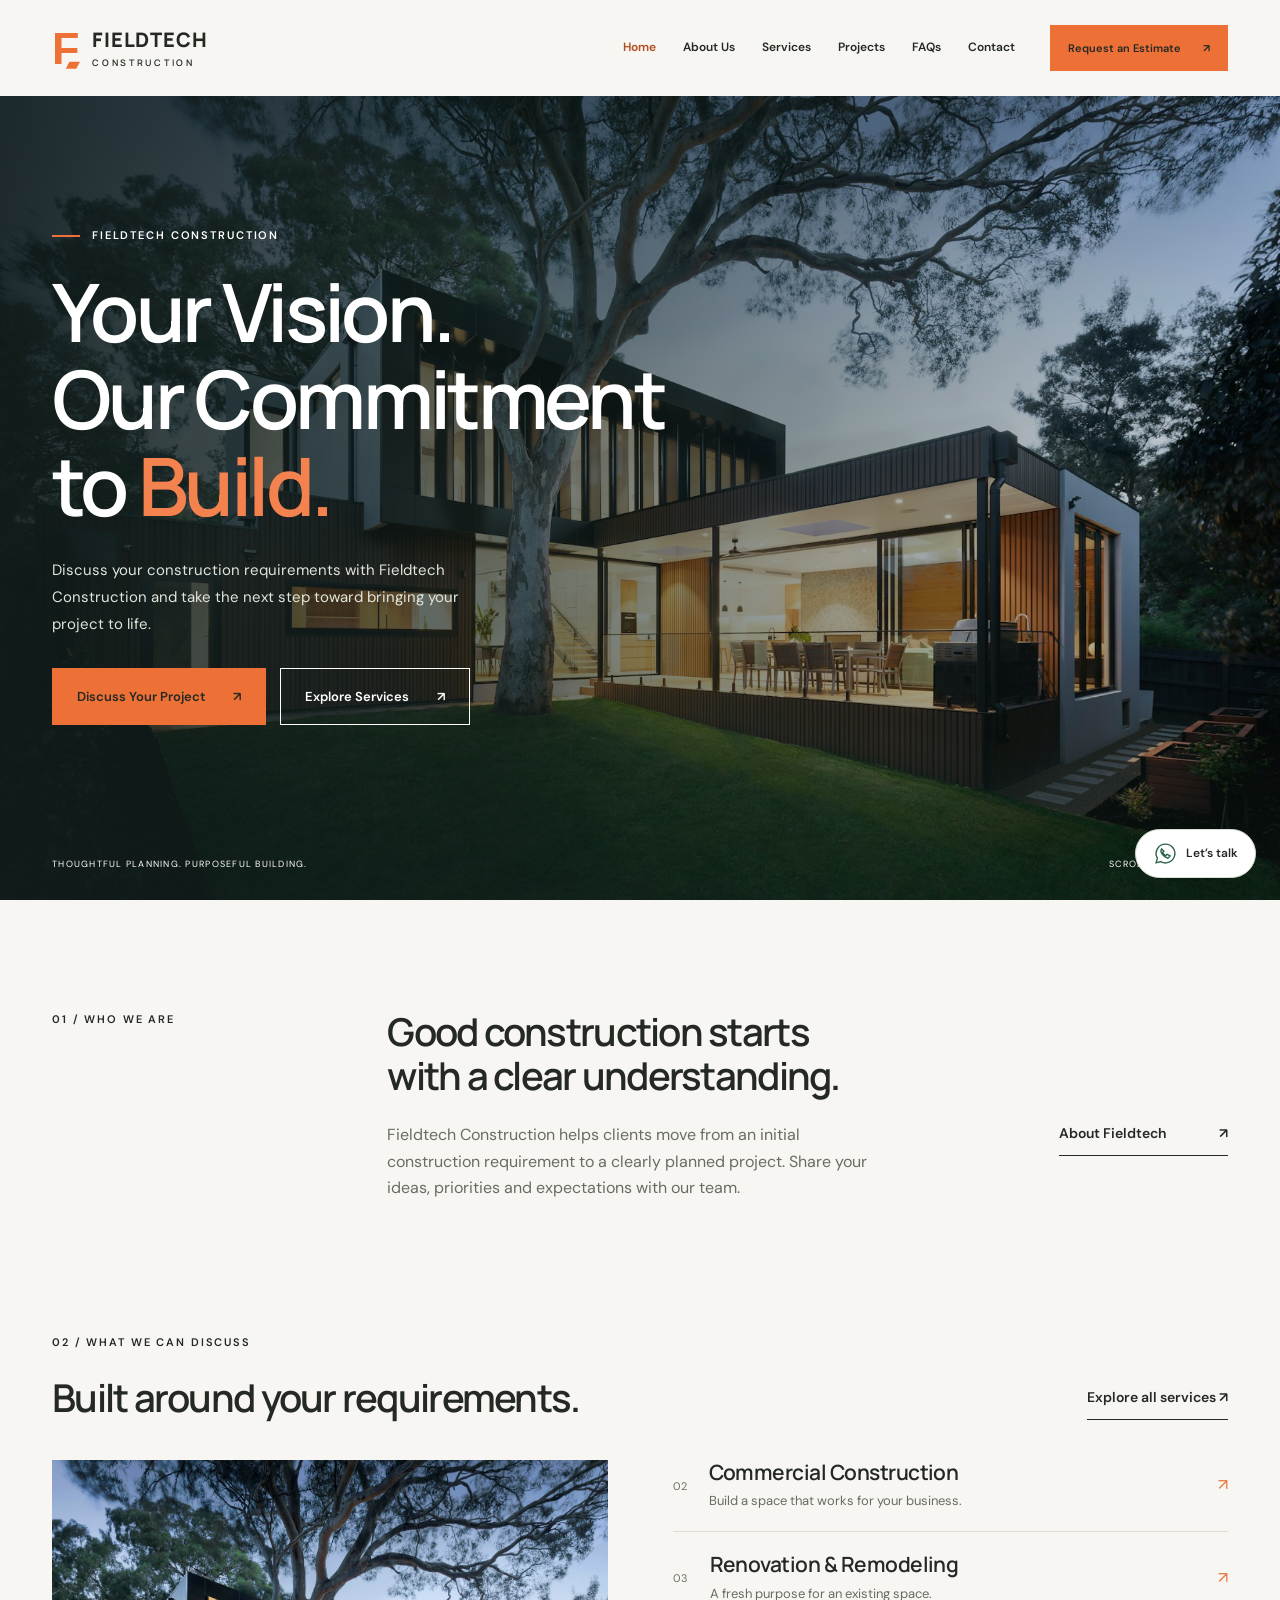
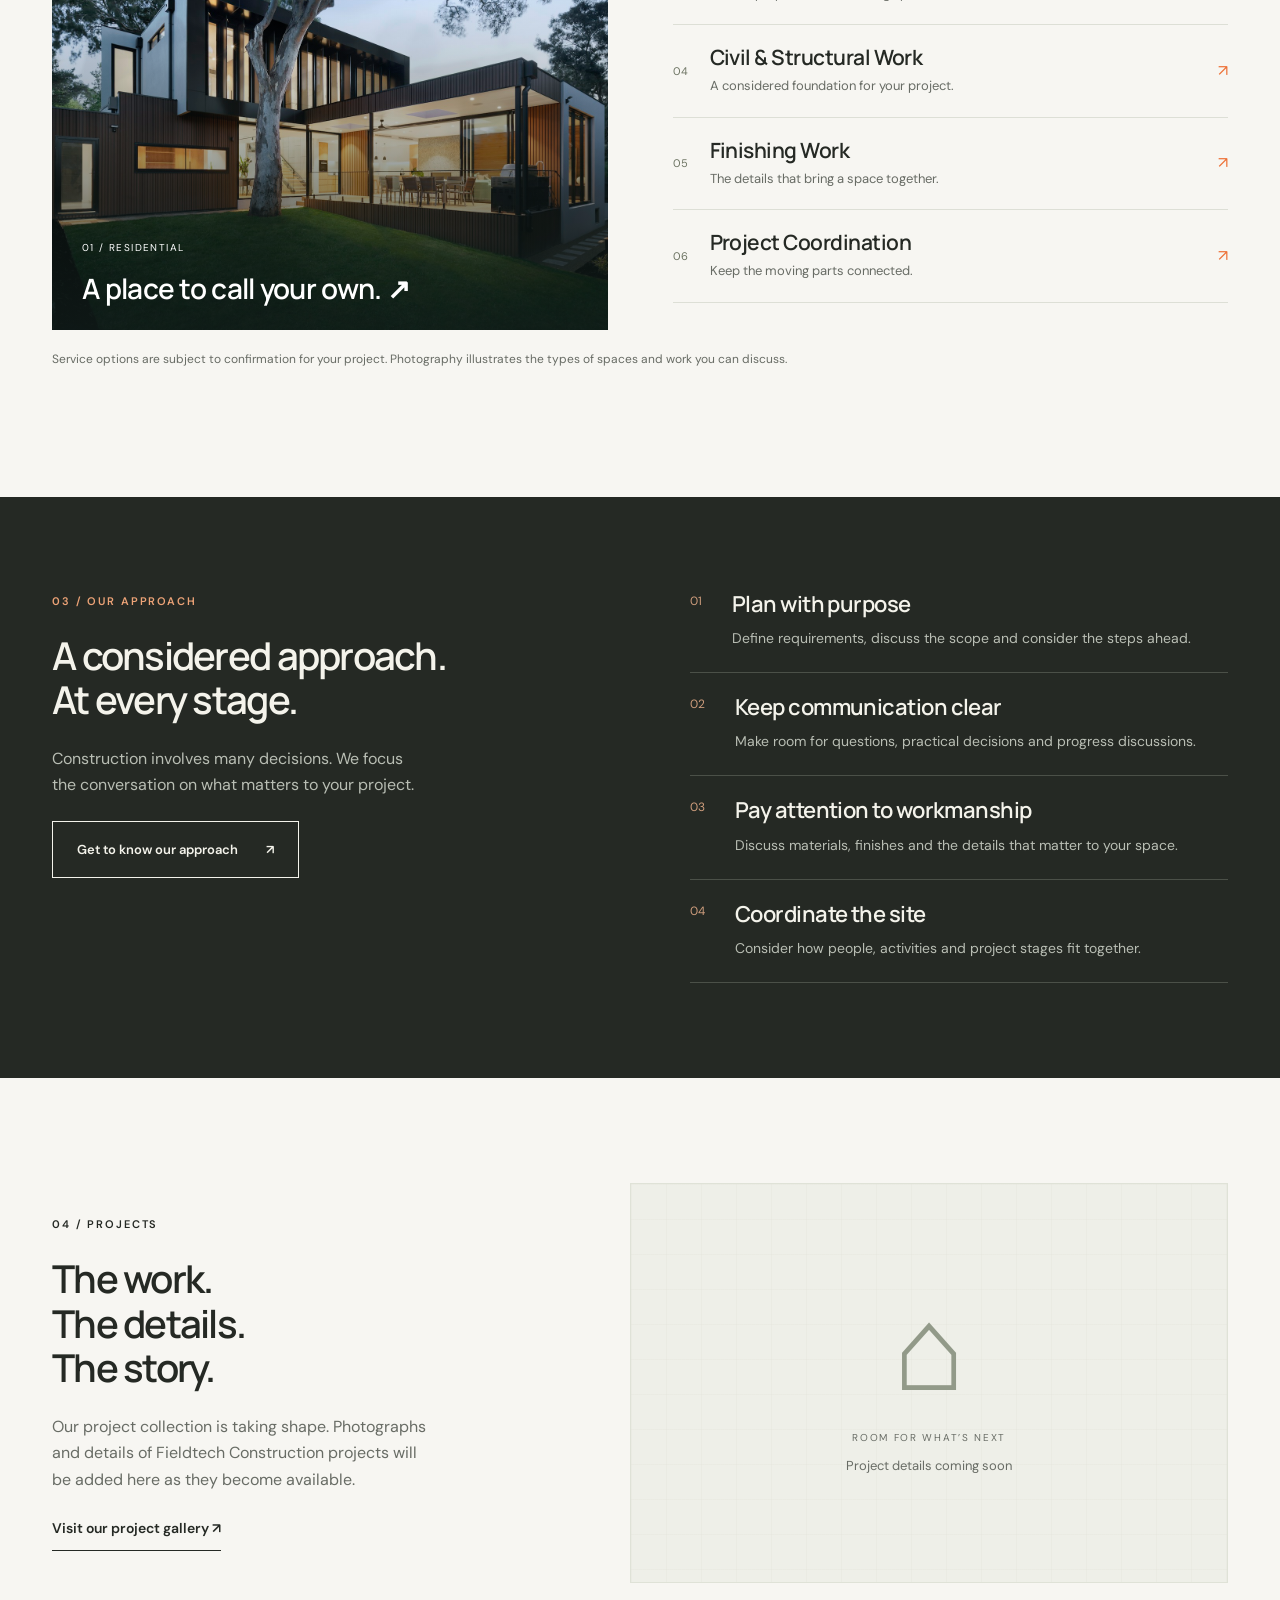
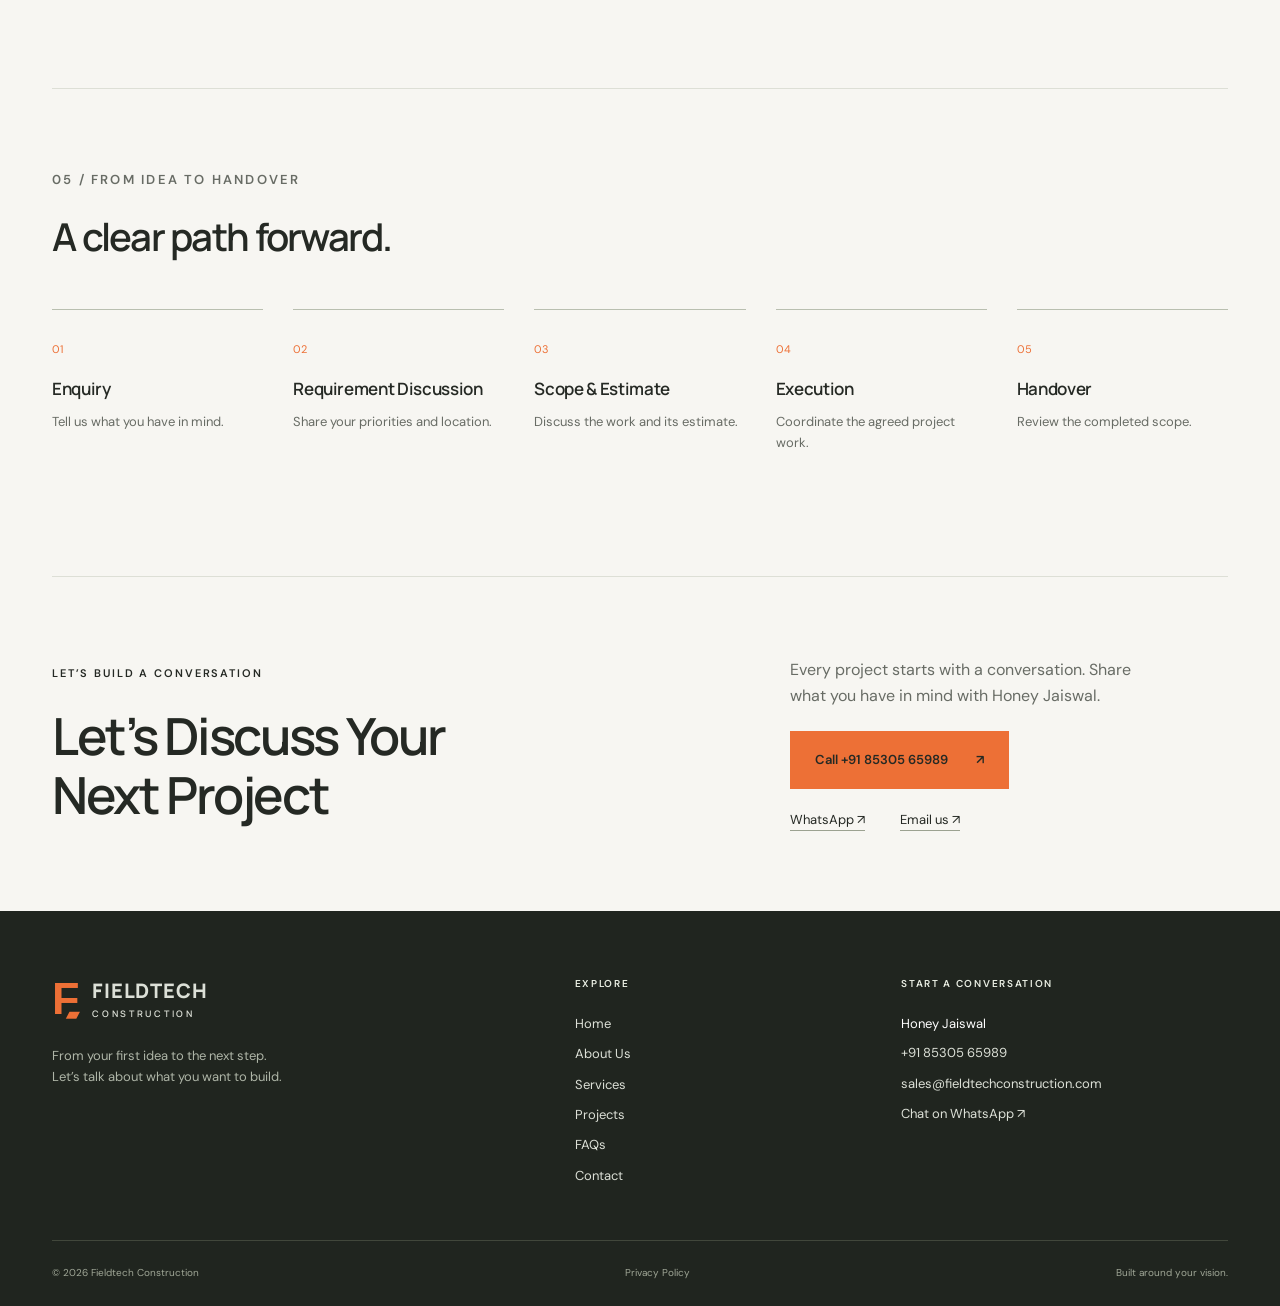
<file: index.html>
<!doctype html>
<html lang="en">

<head>
    <meta charset="utf-8">
    <meta name="viewport" content="width=device-width, initial-scale=1">
    <title>Your Vision. Our Commitment to Build. | Fieldtech Construction</title>
    <meta name="description"
        content="Discuss residential, commercial and renovation requirements with Fieldtech Construction. Contact Honey Jaiswal to start your project.">
    <meta name="theme-color" content="#252924">
    <link rel="icon" href="assets/favicon.svg">
    <link rel="stylesheet" href="assets/style.css">
    <script src="assets/app.js" defer></script>
</head>

<body><a class="skip" href="#main">Skip to content</a>
    <header id="header">
        <div class="header-inner wrap"><a class="brand" href="index.html" aria-label="Fieldtech Construction home"><span
                    class="brand-symbol"
                    aria-hidden="true">F<span>▰</span></span><span>FIELDTECH<small>CONSTRUCTION</small></span></a><button
                class="menu-toggle" aria-expanded="false" aria-controls="navigation"
                aria-label="Open navigation"><span></span><span></span></button>
            <nav id="navigation" aria-label="Main navigation"><a href="index.html" aria-current=page>Home</a><a
                    href="about.html">About Us</a><a href="services.html">Services</a><a
                    href="projects.html">Projects</a><a href="faqs.html">FAQs</a><a href="contact.html">Contact</a><a
                    class="button " href="contact.html">Request an Estimate<span aria-hidden="true">↗</span></a></nav>
        </div>
    </header>
    <main id="main">
        <section class="hero"><img class="hero-image" src="assets/residential.jpg"
                alt="Contemporary residential architecture, shown as an illustrative photograph" fetchpriority=high
                width="1800" height="1200">
            <div class="hero-shade"></div>
            <div class="wrap hero-content">
                <p class="eyebrow">FIELDTECH CONSTRUCTION</p>
                <h1>Your Vision.<br>Our Commitment<br>to <em>Build.</em></h1>
                <p>Discuss your construction requirements with Fieldtech Construction and take the next step toward
                    bringing your project to life.</p>
                <div class="buttons"><a class="button " href="contact.html">Discuss Your Project<span
                            aria-hidden="true">↗</span></a><a class="button secondary" href="services.html">Explore
                        Services<span aria-hidden="true">↗</span></a></div>
            </div>
            <div class="hero-bottom wrap"><span>THOUGHTFUL PLANNING. PURPOSEFUL BUILDING.</span><a
                    href="#introduction">SCROLL TO EXPLORE ↓</a></div>
        </section>
        <section class="intro-grid wrap" id="introduction">
            <p class="eyebrow">01 / WHO WE ARE</p>
            <div>
                <h2>Good construction starts<br>with a clear understanding.</h2>
                <div class="intro-copy">
                    <p>Fieldtech Construction helps clients move from an initial construction requirement to a clearly
                        planned project. Share your ideas, priorities and expectations with our team.</p><a
                        class="inline-link" href="about.html">About Fieldtech <span>↗</span></a>
                </div>
            </div>
        </section>
        <section class="services-home wrap">
            <div class="section-heading">
                <div>
                    <p class="eyebrow">02 / WHAT WE CAN DISCUSS</p>
                    <h2>Built around your requirements.</h2>
                </div><a class="inline-link" href="services.html">Explore all services ↗</a>
            </div>
            <div class="service-showcase"><a class="feature-service" href="services.html#residential"><img class=""
                        src="assets/residential.jpg" alt="Illustrative modern home" loading=lazy width="1800"
                        height="1200">
                    <div><span>01 / RESIDENTIAL</span>
                        <h3>A place to call your own. ↗</h3>
                    </div>
                </a>
                <div class="service-list"><a href="services.html#commercial"><span class="service-number">02</span>
                        <div>
                            <h3>Commercial Construction</h3>
                            <p>Build a space that works for your business.</p>
                        </div><span class="arrow">↗</span>
                    </a><a href="services.html#renovation"><span class="service-number">03</span>
                        <div>
                            <h3>Renovation & Remodeling</h3>
                            <p>A fresh purpose for an existing space.</p>
                        </div><span class="arrow">↗</span>
                    </a><a href="services.html#civil"><span class="service-number">04</span>
                        <div>
                            <h3>Civil & Structural Work</h3>
                            <p>A considered foundation for your project.</p>
                        </div><span class="arrow">↗</span>
                    </a><a href="services.html#finishing"><span class="service-number">05</span>
                        <div>
                            <h3>Finishing Work</h3>
                            <p>The details that bring a space together.</p>
                        </div><span class="arrow">↗</span>
                    </a><a href="services.html#coordination"><span class="service-number">06</span>
                        <div>
                            <h3>Project Coordination</h3>
                            <p>Keep the moving parts connected.</p>
                        </div><span class="arrow">↗</span>
                    </a></div>
            </div>
            <p class="note">Service options are subject to confirmation for your project. Photography illustrates the
                types of spaces and work you can discuss.</p>
        </section>
        <section class="approach">
            <div class="wrap approach-grid">
                <div>
                    <p class="eyebrow">03 / OUR APPROACH</p>
                    <h2>A considered approach.<br>At every stage.</h2>
                    <p>Construction involves many decisions. We focus the conversation on what matters to your project.
                    </p><a class="button secondary" href="about.html">Get to know our approach<span
                            aria-hidden="true">↗</span></a>
                </div>
                <div class="principles">
                    <article><span>01</span>
                        <div>
                            <h3>Plan with purpose</h3>
                            <p>Define requirements, discuss the scope and consider the steps ahead.</p>
                        </div>
                    </article>
                    <article><span>02</span>
                        <div>
                            <h3>Keep communication clear</h3>
                            <p>Make room for questions, practical decisions and progress discussions.</p>
                        </div>
                    </article>
                    <article><span>03</span>
                        <div>
                            <h3>Pay attention to workmanship</h3>
                            <p>Discuss materials, finishes and the details that matter to your space.</p>
                        </div>
                    </article>
                    <article><span>04</span>
                        <div>
                            <h3>Coordinate the site</h3>
                            <p>Consider how people, activities and project stages fit together.</p>
                        </div>
                    </article>
                </div>
            </div>
        </section>
        <section class="project-preview wrap">
            <div>
                <p class="eyebrow">04 / PROJECTS</p>
                <h2>The work. <br>The details. <br>The story.</h2>
                <p>Our project collection is taking shape. Photographs and details of Fieldtech Construction projects
                    will be added here as they become available.</p><a class="inline-link" href="projects.html">Visit
                    our project gallery ↗</a>
            </div>
            <div class="project-placeholder"><span class="line-house" aria-hidden="true">⌂</span>
                <p>ROOM FOR WHAT’S NEXT</p><span>Project details coming soon</span>
            </div>
        </section>
        <section class="journey wrap">
            <p class="eyebrow">05 / FROM IDEA TO HANDOVER</p>
            <h2>A clear path forward.</h2>
            <ol>
                <li><span>01</span>
                    <h3>Enquiry</h3>
                    <p>Tell us what you have in mind.</p>
                </li>
                <li><span>02</span>
                    <h3>Requirement Discussion</h3>
                    <p>Share your priorities and location.</p>
                </li>
                <li><span>03</span>
                    <h3>Scope & Estimate</h3>
                    <p>Discuss the work and its estimate.</p>
                </li>
                <li><span>04</span>
                    <h3>Execution</h3>
                    <p>Coordinate the agreed project work.</p>
                </li>
                <li><span>05</span>
                    <h3>Handover</h3>
                    <p>Review the completed scope.</p>
                </li>
            </ol>
        </section>
        <section class="cta wrap">
            <div>
                <p class="eyebrow">LET’S BUILD A CONVERSATION</p>
                <h2>Let’s Discuss Your<br>Next Project</h2>
            </div>
            <div>
                <p>Every project starts with a conversation. Share what you have in mind with Honey Jaiswal.</p><a
                    class="button " href="tel:+918530565989">Call +91 85305 65989<span aria-hidden="true">↗</span></a>
                <div class="text-links"><a href="https://wa.me/918530565989">WhatsApp ↗</a><a
                        href="mailto:sales@fieldtechconstruction.com">Email us ↗</a></div>
            </div>
        </section>
    </main>
    <footer>
        <div class="wrap footer-grid">
            <div><a class="brand" href="index.html"><span class="brand-symbol"
                        aria-hidden="true">F<span>▰</span></span><span>FIELDTECH<small>CONSTRUCTION</small></span></a>
                <p>From your first idea to the next step.<br>Let’s talk about what you want to build.</p>
            </div>
            <div>
                <p class="eyebrow">EXPLORE</p><a href="index.html">Home</a><a href="about.html">About Us</a><a
                    href="services.html">Services</a><a href="projects.html">Projects</a><a href="faqs.html">FAQs</a><a
                    href="contact.html">Contact</a>
            </div>
            <div>
                <p class="eyebrow">START A CONVERSATION</p>
                <p>Honey Jaiswal</p><a href="tel:+918530565989">+91 85305 65989</a><a
                    href="mailto:sales@fieldtechconstruction.com">sales@fieldtechconstruction.com</a><a
                    href="https://wa.me/918530565989">Chat on WhatsApp ↗</a>
            </div>
        </div>
        <div class="wrap footer-bottom"><span>© 2026 Fieldtech Construction</span><a href="privacy.html">Privacy
                Policy</a><span>Built around your vision.</span></div>
    </footer><a class="whatsapp" href="https://wa.me/918530565989" aria-label="Discuss your project on WhatsApp"><svg
            viewBox="0 0 32 32" aria-hidden="true">
            <path d="M16 4a12 12 0 0 0-10.4 18L4 28l6-1.6A12 12 0 1 0 16 4Z" />
            <path d="M11 10c-3 4 3 11 8 12l3-3-4-2-2 2-4-4 2-2Z" />
        </svg><span>Let’s talk</span></a>
</body>

</html>
</file>
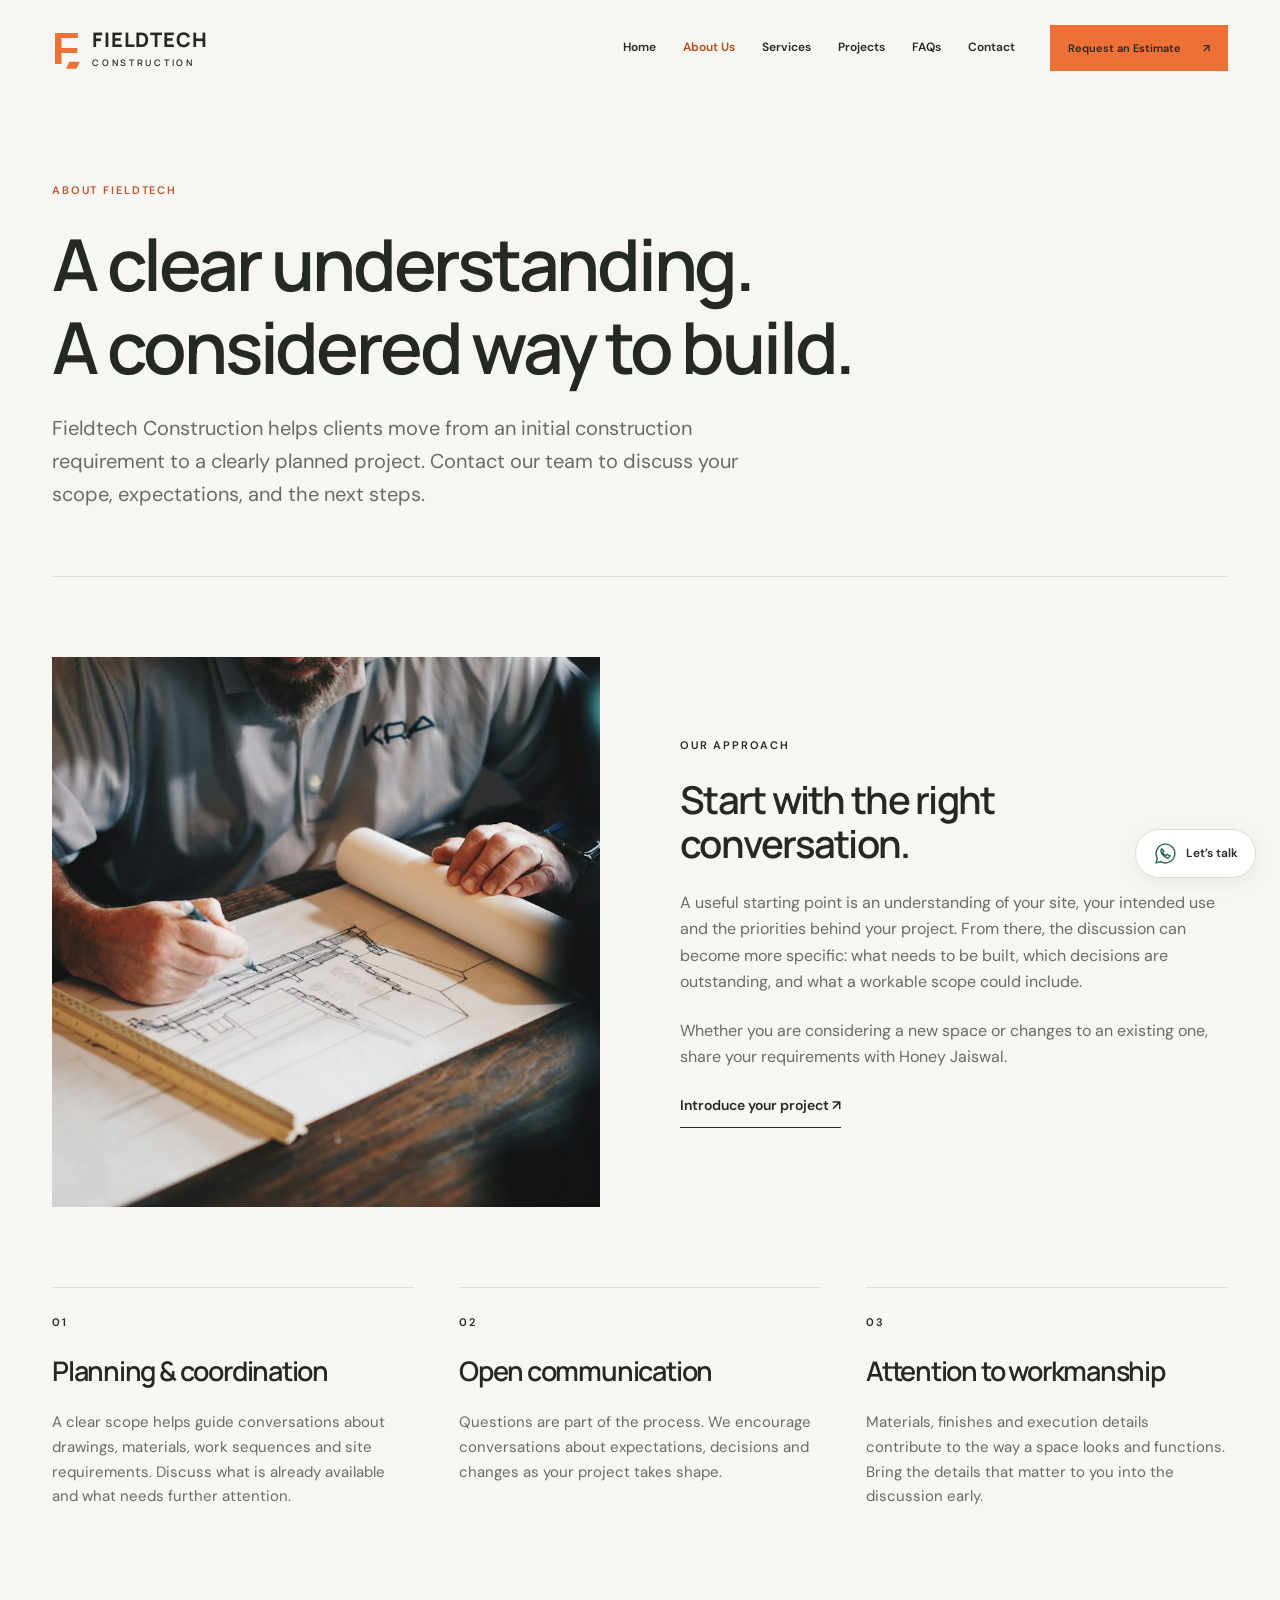
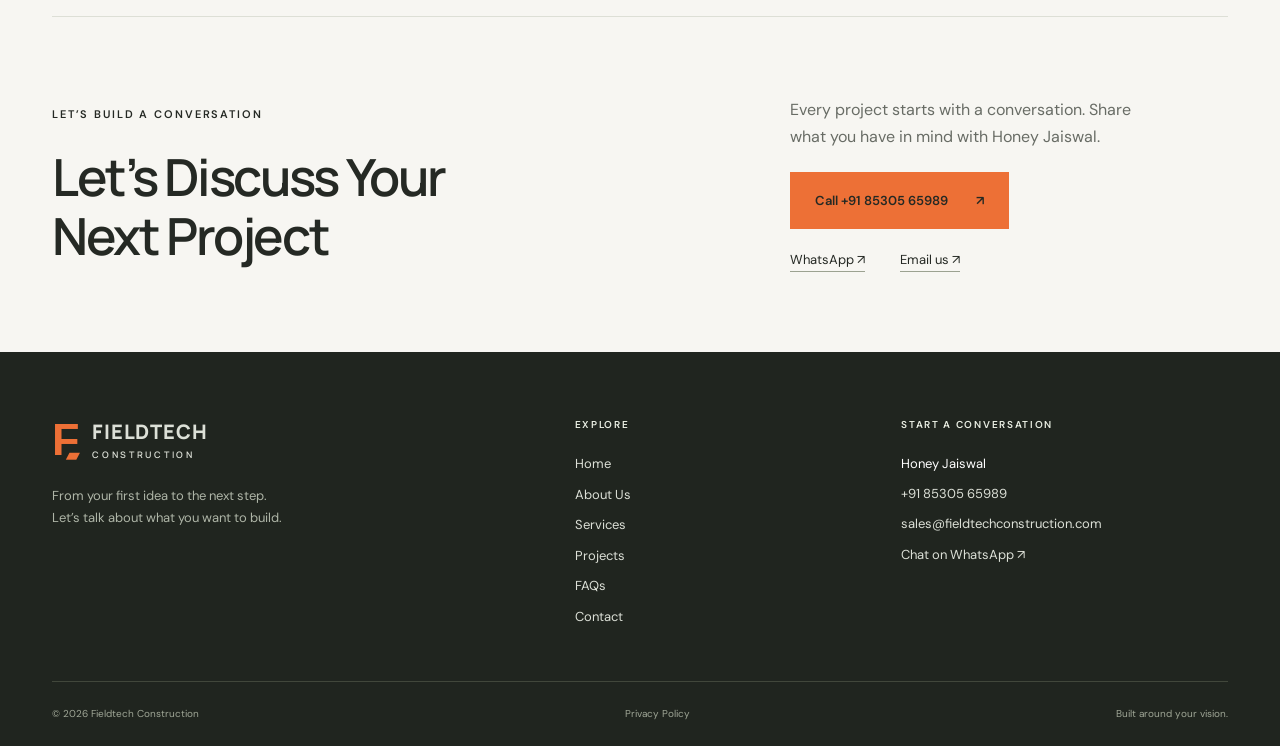
<file: about.html>
<!doctype html>
<html lang="en">
  <head>
    <meta charset="utf-8" />
    <meta name="viewport" content="width=device-width, initial-scale=1" />
    <title>About Us | Fieldtech Construction</title>
    <meta
      name="description"
      content="Learn about Fieldtech Construction’s approach to planning, communication, site coordination and workmanship."
    />
    <meta name="theme-color" content="#252924" />
    <link rel="icon" href="assets/favicon.svg" />
    <link rel="stylesheet" href="assets/style.css" />
    <script src="assets/app.js" defer></script>
  </head>
  <body>
    <a class="skip" href="#main">Skip to content</a>
    <header id="header">
      <div class="header-inner wrap">
        <a
          class="brand"
          href="index.html"
          aria-label="Fieldtech Construction home"
          ><span class="brand-symbol" aria-hidden="true">F<span>▰</span></span
          ><span>FIELDTECH<small>CONSTRUCTION</small></span></a
        ><button
          class="menu-toggle"
          aria-expanded="false"
          aria-controls="navigation"
          aria-label="Open navigation"
        >
          <span></span><span></span>
        </button>
        <nav id="navigation" aria-label="Main navigation">
          <a href="index.html">Home</a
          ><a href="about.html" aria-current="page">About Us</a
          ><a href="services.html">Services</a
          ><a href="projects.html">Projects</a><a href="faqs.html">FAQs</a
          ><a href="contact.html">Contact</a
          ><a class="button" href="contact.html"
            >Request an Estimate<span aria-hidden="true">↗</span></a
          >
        </nav>
      </div>
    </header>
    <main id="main">
      <section class="page-intro wrap">
        <p class="eyebrow">ABOUT FIELDTECH</p>
        <h1>A clear understanding.<br />A considered way to build.</h1>
        <p class="lead">
          Fieldtech Construction helps clients move from an initial construction
          requirement to a clearly planned project. Contact our team to discuss
          your scope, expectations, and the next steps.
        </p>
      </section>
      <section class="editorial wrap">
        <img
          class=""
          src="assets/structural.jpg"
          alt="Architectural structure, illustrative photograph"
          loading="lazy"
          width="1800"
          height="1200"
        />
        <div>
          <p class="eyebrow">OUR APPROACH</p>
          <h2>Start with the right conversation.</h2>
          <p>
            A useful starting point is an understanding of your site, your
            intended use and the priorities behind your project. From there, the
            discussion can become more specific: what needs to be built, which
            decisions are outstanding, and what a workable scope could include.
          </p>
          <p>
            Whether you are considering a new space or changes to an existing
            one, share your requirements with Honey Jaiswal.
          </p>
          <a class="inline-link" href="contact.html"
            >Introduce your project ↗</a
          >
        </div>
      </section>
      <section class="about-values wrap">
        <article>
          <p class="eyebrow">01</p>
          <h2>Planning & coordination</h2>
          <p>
            A clear scope helps guide conversations about drawings, materials,
            work sequences and site requirements. Discuss what is already
            available and what needs further attention.
          </p>
        </article>
        <article>
          <p class="eyebrow">02</p>
          <h2>Open communication</h2>
          <p>
            Questions are part of the process. We encourage conversations about
            expectations, decisions and changes as your project takes shape.
          </p>
        </article>
        <article>
          <p class="eyebrow">03</p>
          <h2>Attention to workmanship</h2>
          <p>
            Materials, finishes and execution details contribute to the way a
            space looks and functions. Bring the details that matter to you into
            the discussion early.
          </p>
        </article>
      </section>
      <section class="cta wrap">
        <div>
          <p class="eyebrow">LET’S BUILD A CONVERSATION</p>
          <h2>Let’s Discuss Your<br />Next Project</h2>
        </div>
        <div>
          <p>
            Every project starts with a conversation. Share what you have in
            mind with Honey Jaiswal.
          </p>
          <a class="button" href="tel:+918530565989"
            >Call +91 85305 65989<span aria-hidden="true">↗</span></a
          >
          <div class="text-links">
            <a href="https://wa.me/918530565989">WhatsApp ↗</a
            ><a href="mailto:sales@fieldtechconstruction.com">Email us ↗</a>
          </div>
        </div>
      </section>
    </main>
    <footer>
      <div class="wrap footer-grid">
        <div>
          <a class="brand" href="index.html"
            ><span class="brand-symbol" aria-hidden="true">F<span>▰</span></span
            ><span>FIELDTECH<small>CONSTRUCTION</small></span></a
          >
          <p>
            From your first idea to the next step.<br />Let’s talk about what
            you want to build.
          </p>
        </div>
        <div>
          <p class="eyebrow">EXPLORE</p>
          <a href="index.html">Home</a><a href="about.html">About Us</a
          ><a href="services.html">Services</a
          ><a href="projects.html">Projects</a><a href="faqs.html">FAQs</a
          ><a href="contact.html">Contact</a>
        </div>
        <div>
          <p class="eyebrow">START A CONVERSATION</p>
          <p>Honey Jaiswal</p>
          <a href="tel:+918530565989">+91 85305 65989</a
          ><a href="mailto:sales@fieldtechconstruction.com"
            >sales@fieldtechconstruction.com</a
          ><a href="https://wa.me/918530565989">Chat on WhatsApp ↗</a>
        </div>
      </div>
      <div class="wrap footer-bottom">
        <span>© 2026 Fieldtech Construction</span
        ><a href="privacy.html">Privacy Policy</a
        ><span>Built around your vision.</span>
      </div>
    </footer>
    <a
      class="whatsapp"
      href="https://wa.me/918530565989"
      aria-label="Discuss your project on WhatsApp"
      ><svg viewBox="0 0 32 32" aria-hidden="true">
        <path d="M16 4a12 12 0 0 0-10.4 18L4 28l6-1.6A12 12 0 1 0 16 4Z" />
        <path d="M11 10c-3 4 3 11 8 12l3-3-4-2-2 2-4-4 2-2Z" /></svg
      ><span>Let’s talk</span></a
    >
  </body>
</html>
</file>
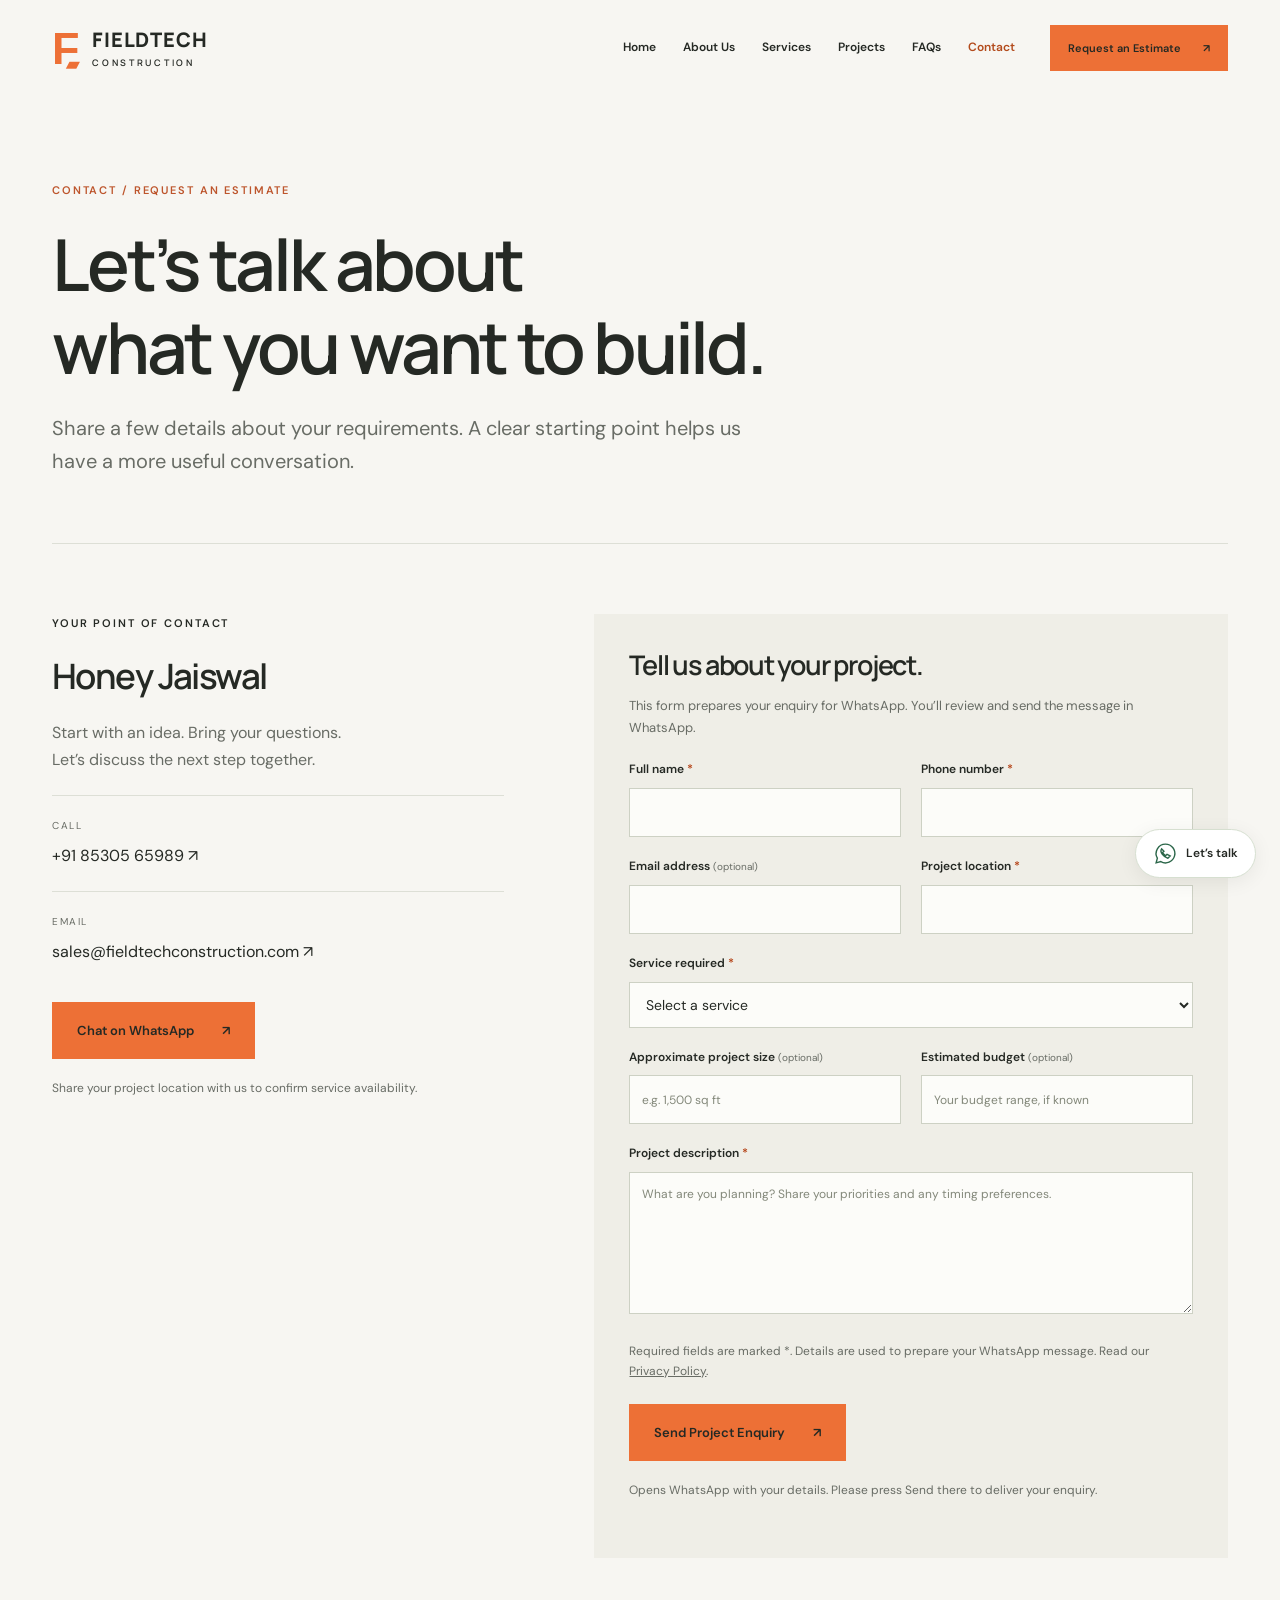
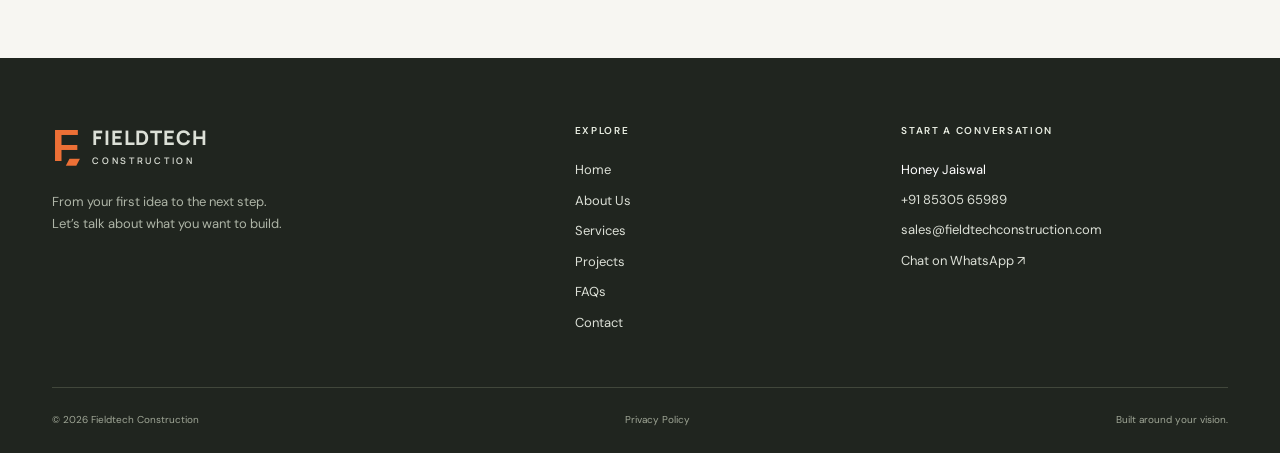
<file: contact.html>
<!doctype html>
<html lang="en">
  <head>
    <meta charset="utf-8" />
    <meta name="viewport" content="width=device-width, initial-scale=1" />
    <title>Contact & Request an Estimate | Fieldtech Construction</title>
    <meta
      name="description"
      content="Contact Honey Jaiswal at +91 85305 65989 or sales@fieldtechconstruction.com. Prepare a construction enquiry for WhatsApp."
    />
    <meta name="theme-color" content="#252924" />
    <link rel="icon" href="assets/favicon.svg" />
    <link rel="stylesheet" href="assets/style.css" />
    <script src="assets/app.js" defer></script>
  </head>
  <body>
    <a class="skip" href="#main">Skip to content</a>
    <header id="header">
      <div class="header-inner wrap">
        <a
          class="brand"
          href="index.html"
          aria-label="Fieldtech Construction home"
          ><span class="brand-symbol" aria-hidden="true">F<span>▰</span></span
          ><span>FIELDTECH<small>CONSTRUCTION</small></span></a
        ><button
          class="menu-toggle"
          aria-expanded="false"
          aria-controls="navigation"
          aria-label="Open navigation"
        >
          <span></span><span></span>
        </button>
        <nav id="navigation" aria-label="Main navigation">
          <a href="index.html">Home</a><a href="about.html">About Us</a
          ><a href="services.html">Services</a
          ><a href="projects.html">Projects</a><a href="faqs.html">FAQs</a
          ><a href="contact.html" aria-current="page">Contact</a
          ><a class="button" href="contact.html"
            >Request an Estimate<span aria-hidden="true">↗</span></a
          >
        </nav>
      </div>
    </header>
    <main id="main">
      <section class="page-intro wrap">
        <p class="eyebrow">CONTACT / REQUEST AN ESTIMATE</p>
        <h1>Let’s talk about<br />what you want to build.</h1>
        <p class="lead">
          Share a few details about your requirements. A clear starting point
          helps us have a more useful conversation.
        </p>
      </section>
      <section class="contact-layout wrap">
        <aside class="contact-person">
          <p class="eyebrow">YOUR POINT OF CONTACT</p>
          <h2>Honey Jaiswal</h2>
          <p>
            Start with an idea. Bring your questions.<br />Let’s discuss the
            next step together.
          </p>
          <div class="contact-method">
            <span>CALL</span><a href="tel:+918530565989">+91 85305 65989 ↗</a>
          </div>
          <div class="contact-method">
            <span>EMAIL</span
            ><a href="mailto:sales@fieldtechconstruction.com"
              >sales@fieldtechconstruction.com ↗</a
            >
          </div>
          <a class="button" href="https://wa.me/918530565989"
            >Chat on WhatsApp<span aria-hidden="true">↗</span></a
          >
          <p class="small">
            Share your project location with us to confirm service availability.
          </p>
        </aside>
        <form id="enquiry" novalidate>
          <h2>Tell us about your project.</h2>
          <p class="form-intro">
            This form prepares your enquiry for WhatsApp. You’ll review and send
            the message in WhatsApp.
          </p>
          <div class="form-grid">
            <div class="field">
              <label for="name"
                >Full name <span aria-hidden="true">*</span></label
              ><input
                id="name"
                name="name"
                type="text"
                required
                autocomplete="name"
                aria-describedby="name-error"
              /><span class="error" id="name-error"></span>
            </div>
            <div class="field">
              <label for="phone"
                >Phone number <span aria-hidden="true">*</span></label
              ><input
                id="phone"
                name="phone"
                type="tel"
                required
                autocomplete="tel"
                aria-describedby="phone-error"
              /><span class="error" id="phone-error"></span>
            </div>
            <div class="field">
              <label for="email">Email address <small>(optional)</small></label
              ><input
                id="email"
                name="email"
                type="email"
                autocomplete="email"
                aria-describedby="email-error"
              /><span class="error" id="email-error"></span>
            </div>
            <div class="field">
              <label for="location"
                >Project location <span aria-hidden="true">*</span></label
              ><input
                id="location"
                name="location"
                type="text"
                required
                autocomplete="address-level2"
                aria-describedby="location-error"
              /><span class="error" id="location-error"></span>
            </div>
            <div class="field full">
              <label for="service"
                >Service required <span aria-hidden="true">*</span></label
              ><select
                id="service"
                name="service"
                required
                aria-describedby="service-error"
              >
                <option value="">Select a service</option>
                <option>Residential Construction</option>
                <option>Commercial Construction</option>
                <option>Renovation & Remodeling</option>
                <option>Civil & Structural Work</option>
                <option>Finishing Work</option>
                <option>Project Coordination</option>
                <option>Other / discuss requirements</option></select
              ><span class="error" id="service-error"></span>
            </div>
            <div class="field">
              <label for="size"
                >Approximate project size <small>(optional)</small></label
              ><input id="size" name="size" placeholder="e.g. 1,500 sq ft" />
            </div>
            <div class="field">
              <label for="budget"
                >Estimated budget <small>(optional)</small></label
              ><input
                id="budget"
                name="budget"
                placeholder="Your budget range, if known"
              />
            </div>
            <div class="field full">
              <label for="description"
                >Project description <span aria-hidden="true">*</span></label
              ><textarea
                id="description"
                name="description"
                required
                rows="5"
                placeholder="What are you planning? Share your priorities and any timing preferences."
                aria-describedby="description-error"
              ></textarea
              ><span class="error" id="description-error"></span>
            </div>
          </div>
          <p class="small">
            Required fields are marked *. Details are used to prepare your
            WhatsApp message. Read our
            <a href="privacy.html">Privacy Policy</a>.
          </p>
          <button class="button" type="submit" id="submit-enquiry">
            Send Project Enquiry <span aria-hidden="true">↗</span>
          </button>
          <p class="small">
            Opens WhatsApp with your details. Please press Send there to deliver
            your enquiry.
          </p>
          <div id="form-status" role="status" aria-live="polite"></div>
        </form>
      </section>
    </main>
    <footer>
      <div class="wrap footer-grid">
        <div>
          <a class="brand" href="index.html"
            ><span class="brand-symbol" aria-hidden="true">F<span>▰</span></span
            ><span>FIELDTECH<small>CONSTRUCTION</small></span></a
          >
          <p>
            From your first idea to the next step.<br />Let’s talk about what
            you want to build.
          </p>
        </div>
        <div>
          <p class="eyebrow">EXPLORE</p>
          <a href="index.html">Home</a><a href="about.html">About Us</a
          ><a href="services.html">Services</a
          ><a href="projects.html">Projects</a><a href="faqs.html">FAQs</a
          ><a href="contact.html">Contact</a>
        </div>
        <div>
          <p class="eyebrow">START A CONVERSATION</p>
          <p>Honey Jaiswal</p>
          <a href="tel:+918530565989">+91 85305 65989</a
          ><a href="mailto:sales@fieldtechconstruction.com"
            >sales@fieldtechconstruction.com</a
          ><a href="https://wa.me/918530565989">Chat on WhatsApp ↗</a>
        </div>
      </div>
      <div class="wrap footer-bottom">
        <span>© 2026 Fieldtech Construction</span
        ><a href="privacy.html">Privacy Policy</a
        ><span>Built around your vision.</span>
      </div>
    </footer>
    <a
      class="whatsapp"
      href="https://wa.me/918530565989"
      aria-label="Discuss your project on WhatsApp"
      ><svg viewBox="0 0 32 32" aria-hidden="true">
        <path d="M16 4a12 12 0 0 0-10.4 18L4 28l6-1.6A12 12 0 1 0 16 4Z" />
        <path d="M11 10c-3 4 3 11 8 12l3-3-4-2-2 2-4-4 2-2Z" /></svg
      ><span>Let’s talk</span></a
    >
  </body>
</html>
</file>
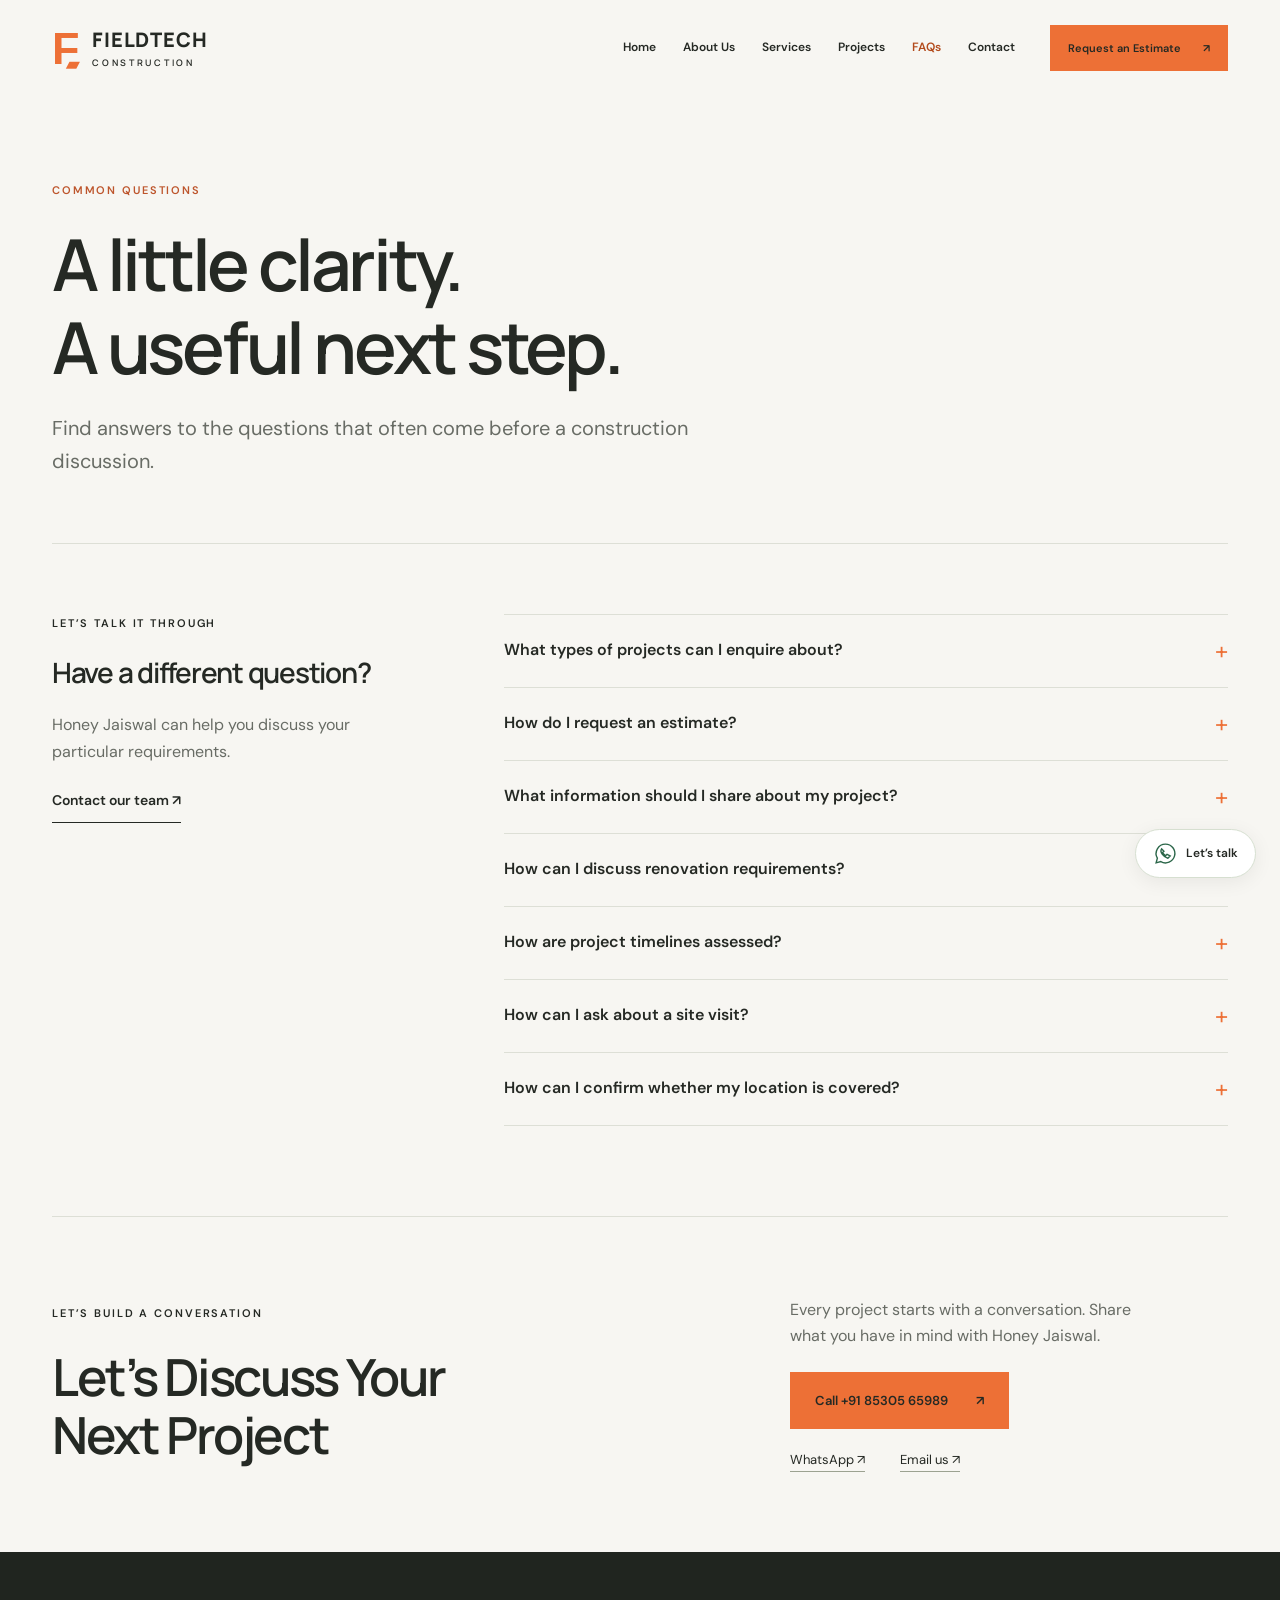
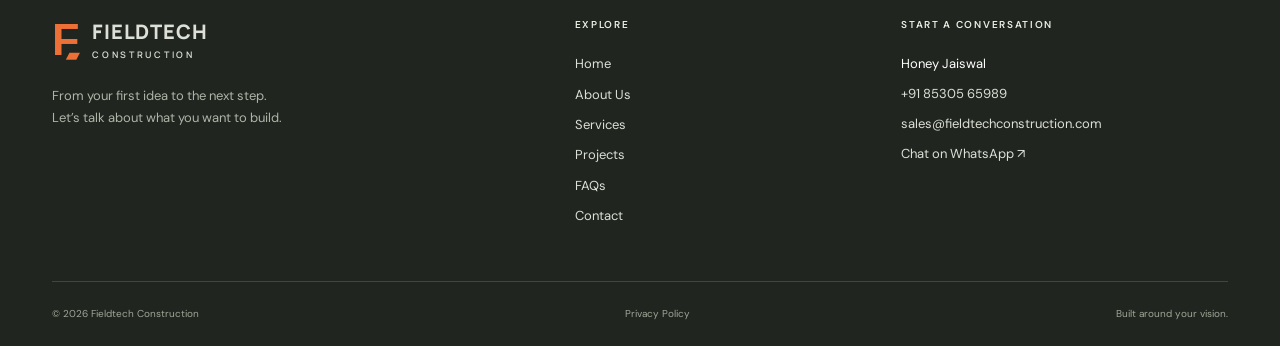
<file: faqs.html>
<!doctype html>
<html lang="en">
  <head>
    <meta charset="utf-8" />
    <meta name="viewport" content="width=device-width, initial-scale=1" />
    <title>Frequently Asked Questions | Fieldtech Construction</title>
    <meta
      name="description"
      content="Find answers about construction enquiries, estimates, project requirements, renovations, site visits and service availability."
    />
    <meta name="theme-color" content="#252924" />
    <link rel="icon" href="assets/favicon.svg" />
    <link rel="stylesheet" href="assets/style.css" />
    <script src="assets/app.js" defer></script>
  </head>
  <body>
    <a class="skip" href="#main">Skip to content</a>
    <header id="header">
      <div class="header-inner wrap">
        <a
          class="brand"
          href="index.html"
          aria-label="Fieldtech Construction home"
          ><span class="brand-symbol" aria-hidden="true">F<span>▰</span></span
          ><span>FIELDTECH<small>CONSTRUCTION</small></span></a
        ><button
          class="menu-toggle"
          aria-expanded="false"
          aria-controls="navigation"
          aria-label="Open navigation"
        >
          <span></span><span></span>
        </button>
        <nav id="navigation" aria-label="Main navigation">
          <a href="index.html">Home</a><a href="about.html">About Us</a
          ><a href="services.html">Services</a
          ><a href="projects.html">Projects</a
          ><a href="faqs.html" aria-current="page">FAQs</a
          ><a href="contact.html">Contact</a
          ><a class="button" href="contact.html"
            >Request an Estimate<span aria-hidden="true">↗</span></a
          >
        </nav>
      </div>
    </header>
    <main id="main">
      <section class="page-intro wrap">
        <p class="eyebrow">COMMON QUESTIONS</p>
        <h1>A little clarity.<br />A useful next step.</h1>
        <p class="lead">
          Find answers to the questions that often come before a construction
          discussion.
        </p>
      </section>
      <section class="faq-layout wrap">
        <aside>
          <p class="eyebrow">LET’S TALK IT THROUGH</p>
          <h2>Have a different question?</h2>
          <p>
            Honey Jaiswal can help you discuss your particular requirements.
          </p>
          <a class="inline-link" href="contact.html">Contact our team ↗</a>
        </aside>
        <div>
          <details>
            <summary>
              What types of projects can I enquire about?<span
                aria-hidden="true"
                >+</span
              >
            </summary>
            <p>
              You can discuss residential or commercial construction,
              renovation, civil and structural work, finishing, or coordination
              requirements. These are proposed service categories; Honey Jaiswal
              can confirm what is suitable and available for your scope.
            </p>
          </details>
          <details>
            <summary>
              How do I request an estimate?<span aria-hidden="true">+</span>
            </summary>
            <p>
              Use the enquiry form or contact Honey Jaiswal by phone, WhatsApp
              or email. Share your location, service requirement and a
              description of the work. The scope and information available will
              guide the estimate discussion.
            </p>
          </details>
          <details>
            <summary>
              What information should I share about my project?<span
                aria-hidden="true"
                >+</span
              >
            </summary>
            <p>
              Share the project location, intended use, approximate size and the
              work you want to undertake. Drawings, photographs, budget
              expectations and any timing preferences can help make the
              discussion more useful.
            </p>
          </details>
          <details>
            <summary>
              How can I discuss renovation requirements?<span aria-hidden="true"
                >+</span
              >
            </summary>
            <p>
              Explain what you would like to change and the current condition of
              the property. Mention whether it is occupied and share any
              relevant photographs or drawings directly with Honey Jaiswal.
            </p>
          </details>
          <details>
            <summary>
              How are project timelines assessed?<span aria-hidden="true"
                >+</span
              >
            </summary>
            <p>
              Timing depends on the scope, site conditions, required decisions,
              approvals and availability of materials and resources. Discuss
              your expectations with Honey Jaiswal so the requirements can be
              assessed before a schedule is agreed.
            </p>
          </details>
          <details>
            <summary>
              How can I ask about a site visit?<span aria-hidden="true">+</span>
            </summary>
            <p>
              Contact Honey Jaiswal with the site location and a brief
              description of your project. The team can discuss whether a visit
              is appropriate, its availability and any applicable arrangements
              or charges.
            </p>
          </details>
          <details>
            <summary>
              How can I confirm whether my location is covered?<span
                aria-hidden="true"
                >+</span
              >
            </summary>
            <p>
              Send the project location to Honey Jaiswal by phone, WhatsApp,
              email or the enquiry form. Service availability for that location
              will need to be confirmed before proceeding.
            </p>
          </details>
        </div>
      </section>
      <section class="cta wrap">
        <div>
          <p class="eyebrow">LET’S BUILD A CONVERSATION</p>
          <h2>Let’s Discuss Your<br />Next Project</h2>
        </div>
        <div>
          <p>
            Every project starts with a conversation. Share what you have in
            mind with Honey Jaiswal.
          </p>
          <a class="button" href="tel:+918530565989"
            >Call +91 85305 65989<span aria-hidden="true">↗</span></a
          >
          <div class="text-links">
            <a href="https://wa.me/918530565989">WhatsApp ↗</a
            ><a href="mailto:sales@fieldtechconstruction.com">Email us ↗</a>
          </div>
        </div>
      </section>
    </main>
    <footer>
      <div class="wrap footer-grid">
        <div>
          <a class="brand" href="index.html"
            ><span class="brand-symbol" aria-hidden="true">F<span>▰</span></span
            ><span>FIELDTECH<small>CONSTRUCTION</small></span></a
          >
          <p>
            From your first idea to the next step.<br />Let’s talk about what
            you want to build.
          </p>
        </div>
        <div>
          <p class="eyebrow">EXPLORE</p>
          <a href="index.html">Home</a><a href="about.html">About Us</a
          ><a href="services.html">Services</a
          ><a href="projects.html">Projects</a><a href="faqs.html">FAQs</a
          ><a href="contact.html">Contact</a>
        </div>
        <div>
          <p class="eyebrow">START A CONVERSATION</p>
          <p>Honey Jaiswal</p>
          <a href="tel:+918530565989">+91 85305 65989</a
          ><a href="mailto:sales@fieldtechconstruction.com"
            >sales@fieldtechconstruction.com</a
          ><a href="https://wa.me/918530565989">Chat on WhatsApp ↗</a>
        </div>
      </div>
      <div class="wrap footer-bottom">
        <span>© 2026 Fieldtech Construction</span
        ><a href="privacy.html">Privacy Policy</a
        ><span>Built around your vision.</span>
      </div>
    </footer>
    <a
      class="whatsapp"
      href="https://wa.me/918530565989"
      aria-label="Discuss your project on WhatsApp"
      ><svg viewBox="0 0 32 32" aria-hidden="true">
        <path d="M16 4a12 12 0 0 0-10.4 18L4 28l6-1.6A12 12 0 1 0 16 4Z" />
        <path d="M11 10c-3 4 3 11 8 12l3-3-4-2-2 2-4-4 2-2Z" /></svg
      ><span>Let’s talk</span></a
    >
  </body>
</html>
</file>
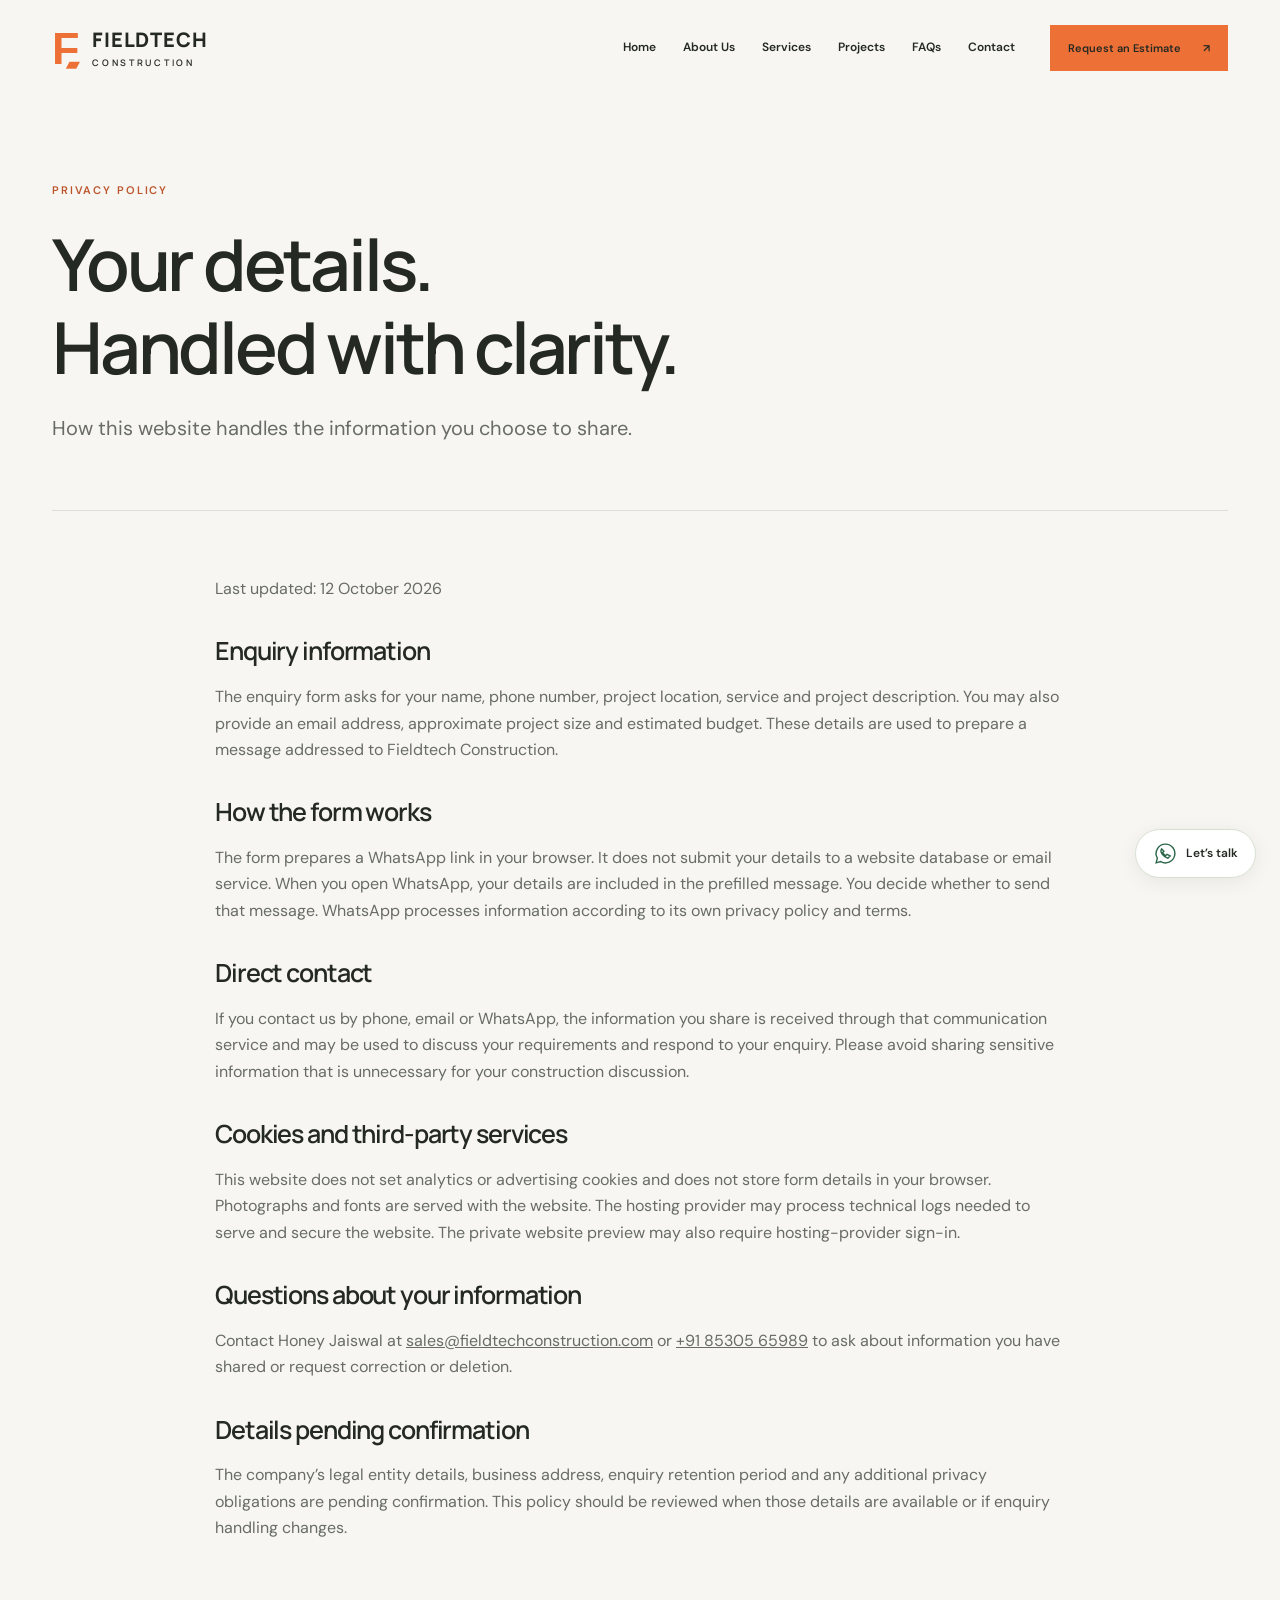
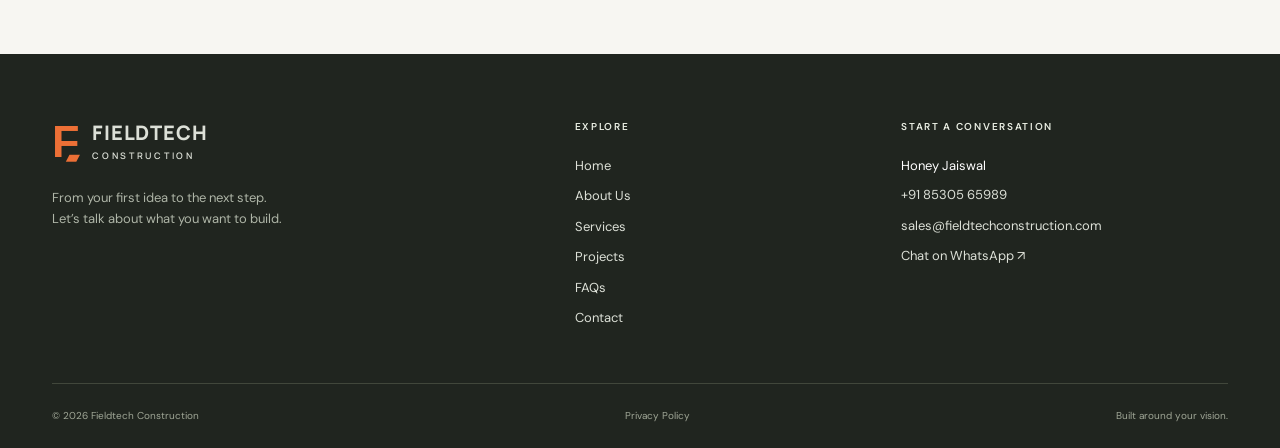
<file: privacy.html>
<!doctype html>
<html lang="en">
  <head>
    <meta charset="utf-8" />
    <meta name="viewport" content="width=device-width, initial-scale=1" />
    <title>Privacy Policy | Fieldtech Construction</title>
    <meta
      name="description"
      content="Read how Fieldtech Construction’s website prepares WhatsApp enquiries and handles information you choose to share."
    />
    <meta name="theme-color" content="#252924" />
    <link rel="icon" href="assets/favicon.svg" />
    <link rel="stylesheet" href="assets/style.css" />
    <script src="assets/app.js" defer></script>
  </head>
  <body>
    <a class="skip" href="#main">Skip to content</a>
    <header id="header">
      <div class="header-inner wrap">
        <a
          class="brand"
          href="index.html"
          aria-label="Fieldtech Construction home"
          ><span class="brand-symbol" aria-hidden="true">F<span>▰</span></span
          ><span>FIELDTECH<small>CONSTRUCTION</small></span></a
        ><button
          class="menu-toggle"
          aria-expanded="false"
          aria-controls="navigation"
          aria-label="Open navigation"
        >
          <span></span><span></span>
        </button>
        <nav id="navigation" aria-label="Main navigation">
          <a href="index.html">Home</a><a href="about.html">About Us</a
          ><a href="services.html">Services</a
          ><a href="projects.html">Projects</a><a href="faqs.html">FAQs</a
          ><a href="contact.html">Contact</a
          ><a class="button" href="contact.html"
            >Request an Estimate<span aria-hidden="true">↗</span></a
          >
        </nav>
      </div>
    </header>
    <main id="main">
      <section class="page-intro wrap">
        <p class="eyebrow">PRIVACY POLICY</p>
        <h1>Your details.<br />Handled with clarity.</h1>
        <p class="lead">
          How this website handles the information you choose to share.
        </p>
      </section>
      <article class="policy wrap">
        <p>Last updated: 12 October 2026</p>
        <h2>Enquiry information</h2>
        <p>
          The enquiry form asks for your name, phone number, project location,
          service and project description. You may also provide an email
          address, approximate project size and estimated budget. These details
          are used to prepare a message addressed to Fieldtech Construction.
        </p>
        <h2>How the form works</h2>
        <p>
          The form prepares a WhatsApp link in your browser. It does not submit
          your details to a website database or email service. When you open
          WhatsApp, your details are included in the prefilled message. You
          decide whether to send that message. WhatsApp processes information
          according to its own privacy policy and terms.
        </p>
        <h2>Direct contact</h2>
        <p>
          If you contact us by phone, email or WhatsApp, the information you
          share is received through that communication service and may be used
          to discuss your requirements and respond to your enquiry. Please avoid
          sharing sensitive information that is unnecessary for your
          construction discussion.
        </p>
        <h2>Cookies and third-party services</h2>
        <p>
          This website does not set analytics or advertising cookies and does
          not store form details in your browser. Photographs and fonts are
          served with the website. The hosting provider may process technical
          logs needed to serve and secure the website. The private website
          preview may also require hosting-provider sign-in.
        </p>
        <h2>Questions about your information</h2>
        <p>
          Contact Honey Jaiswal at
          <a href="mailto:sales@fieldtechconstruction.com"
            >sales@fieldtechconstruction.com</a
          >
          or <a href="tel:+918530565989">+91 85305 65989</a> to ask about
          information you have shared or request correction or deletion.
        </p>
        <h2>Details pending confirmation</h2>
        <p>
          The company’s legal entity details, business address, enquiry
          retention period and any additional privacy obligations are pending
          confirmation. This policy should be reviewed when those details are
          available or if enquiry handling changes.
        </p>
      </article>
    </main>
    <footer>
      <div class="wrap footer-grid">
        <div>
          <a class="brand" href="index.html"
            ><span class="brand-symbol" aria-hidden="true">F<span>▰</span></span
            ><span>FIELDTECH<small>CONSTRUCTION</small></span></a
          >
          <p>
            From your first idea to the next step.<br />Let’s talk about what
            you want to build.
          </p>
        </div>
        <div>
          <p class="eyebrow">EXPLORE</p>
          <a href="index.html">Home</a><a href="about.html">About Us</a
          ><a href="services.html">Services</a
          ><a href="projects.html">Projects</a><a href="faqs.html">FAQs</a
          ><a href="contact.html">Contact</a>
        </div>
        <div>
          <p class="eyebrow">START A CONVERSATION</p>
          <p>Honey Jaiswal</p>
          <a href="tel:+918530565989">+91 85305 65989</a
          ><a href="mailto:sales@fieldtechconstruction.com"
            >sales@fieldtechconstruction.com</a
          ><a href="https://wa.me/918530565989">Chat on WhatsApp ↗</a>
        </div>
      </div>
      <div class="wrap footer-bottom">
        <span>© 2026 Fieldtech Construction</span
        ><a href="privacy.html">Privacy Policy</a
        ><span>Built around your vision.</span>
      </div>
    </footer>
    <a
      class="whatsapp"
      href="https://wa.me/918530565989"
      aria-label="Discuss your project on WhatsApp"
      ><svg viewBox="0 0 32 32" aria-hidden="true">
        <path d="M16 4a12 12 0 0 0-10.4 18L4 28l6-1.6A12 12 0 1 0 16 4Z" />
        <path d="M11 10c-3 4 3 11 8 12l3-3-4-2-2 2-4-4 2-2Z" /></svg
      ><span>Let’s talk</span></a
    >
  </body>
</html>
</file>
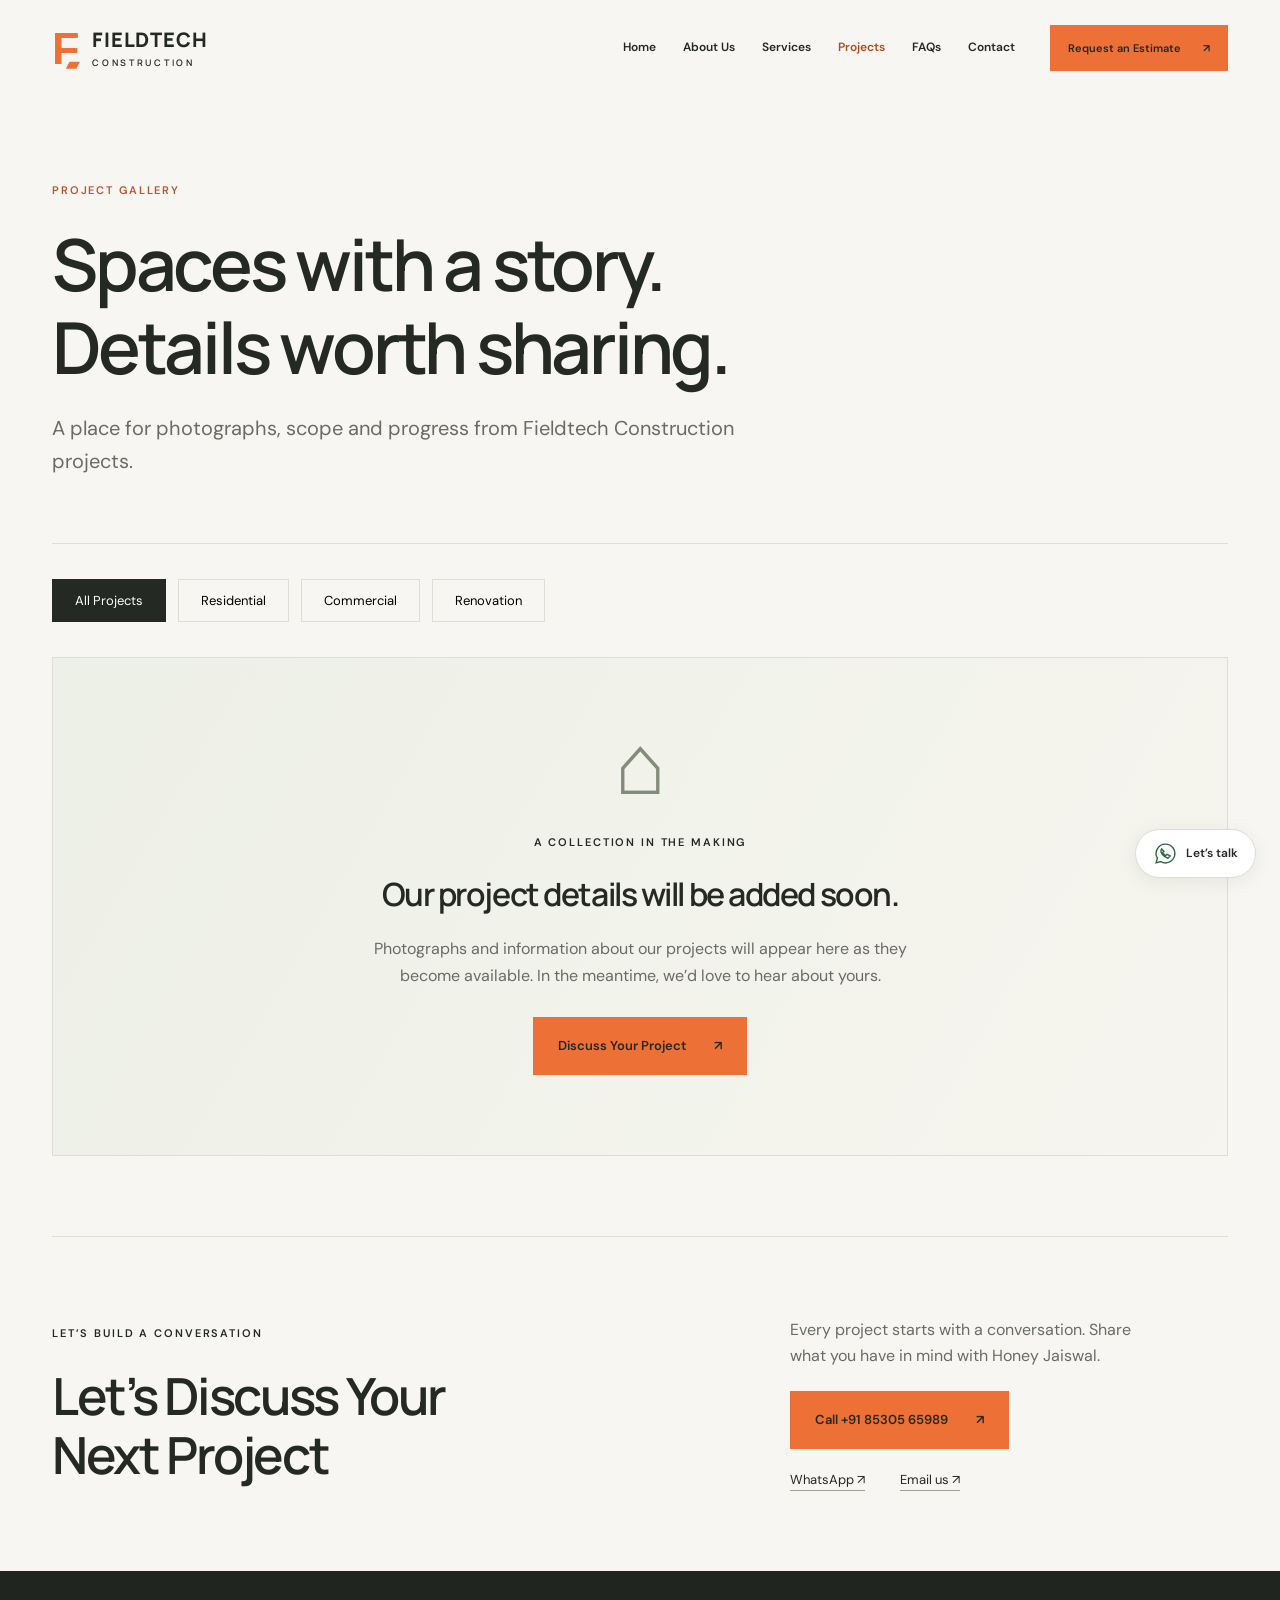
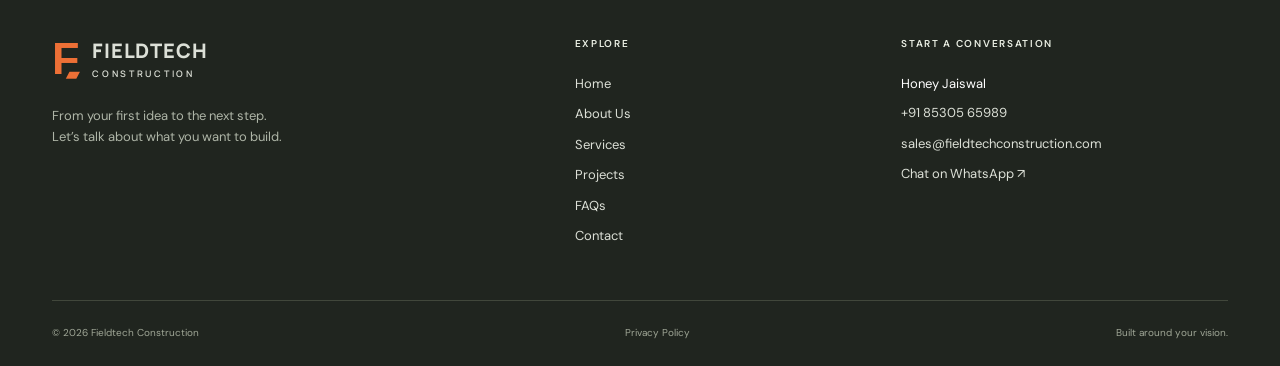
<file: projects.html>
<!doctype html>
<html lang="en">

<head>
    <meta charset="utf-8">
    <meta name="viewport" content="width=device-width, initial-scale=1">
    <title>Projects | Fieldtech Construction</title>
    <meta name="description"
        content="Explore Fieldtech Construction’s project gallery. Actual project photographs and information will be added as they become available.">
    <meta name="theme-color" content="#252924">
    <link rel="icon" href="assets/favicon.svg">
    <link rel="stylesheet" href="assets/style.css">
    <script src="assets/projects.js" defer></script>
    <script src="assets/app.js" defer></script>
</head>

<body><a class="skip" href="#main">Skip to content</a>
    <header id="header">
        <div class="header-inner wrap"><a class="brand" href="index.html" aria-label="Fieldtech Construction home"><span
                    class="brand-symbol"
                    aria-hidden="true">F<span>▰</span></span><span>FIELDTECH<small>CONSTRUCTION</small></span></a><button
                class="menu-toggle" aria-expanded="false" aria-controls="navigation"
                aria-label="Open navigation"><span></span><span></span></button>
            <nav id="navigation" aria-label="Main navigation"><a href="index.html">Home</a><a href="about.html">About
                    Us</a><a href="services.html">Services</a><a href="projects.html" aria-current=page>Projects</a><a
                    href="faqs.html">FAQs</a><a href="contact.html">Contact</a><a class="button "
                    href="contact.html">Request an Estimate<span aria-hidden="true">↗</span></a></nav>
        </div>
    </header>
    <main id="main">
        <section class="page-intro wrap">
            <p class="eyebrow">PROJECT GALLERY</p>
            <h1>Spaces with a story.<br>Details worth sharing.</h1>
            <p class="lead">A place for photographs, scope and progress from Fieldtech Construction projects.</p>
        </section>
        <section class="wrap">
            <div class="filters" role="group" aria-label="Filter projects"><button class="filter active"
                    aria-pressed="true" data-category="All Projects">All Projects</button><button class="filter "
                    aria-pressed="false" data-category="Residential">Residential</button><button class="filter "
                    aria-pressed="false" data-category="Commercial">Commercial</button><button class="filter "
                    aria-pressed="false" data-category="Renovation">Renovation</button></div>
            <div id="project-gallery" class="project-gallery" hidden></div>
            <div class="empty-state" aria-live="polite">
                <div class="blueprint" aria-hidden="true">⌂</div>
                <p class="eyebrow">A COLLECTION IN THE MAKING</p>
                <h2>Our project details will be added soon.</h2>
                <p id="project-message">Photographs and information about our projects will appear here as they become
                    available. In the meantime, we’d love to hear about yours.</p><a class="button "
                    href="contact.html">Discuss Your Project<span aria-hidden="true">↗</span></a>
            </div>
        </section>
        <section class="cta wrap">
            <div>
                <p class="eyebrow">LET’S BUILD A CONVERSATION</p>
                <h2>Let’s Discuss Your<br>Next Project</h2>
            </div>
            <div>
                <p>Every project starts with a conversation. Share what you have in mind with Honey Jaiswal.</p><a
                    class="button " href="tel:+918530565989">Call +91 85305 65989<span aria-hidden="true">↗</span></a>
                <div class="text-links"><a href="https://wa.me/918530565989">WhatsApp ↗</a><a
                        href="mailto:sales@fieldtechconstruction.com">Email us ↗</a></div>
            </div>
        </section>
    </main>
    <footer>
        <div class="wrap footer-grid">
            <div><a class="brand" href="index.html"><span class="brand-symbol"
                        aria-hidden="true">F<span>▰</span></span><span>FIELDTECH<small>CONSTRUCTION</small></span></a>
                <p>From your first idea to the next step.<br>Let’s talk about what you want to build.</p>
            </div>
            <div>
                <p class="eyebrow">EXPLORE</p><a href="index.html">Home</a><a href="about.html">About Us</a><a
                    href="services.html">Services</a><a href="projects.html">Projects</a><a href="faqs.html">FAQs</a><a
                    href="contact.html">Contact</a>
            </div>
            <div>
                <p class="eyebrow">START A CONVERSATION</p>
                <p>Honey Jaiswal</p><a href="tel:+918530565989">+91 85305 65989</a><a
                    href="mailto:sales@fieldtechconstruction.com">sales@fieldtechconstruction.com</a><a
                    href="https://wa.me/918530565989">Chat on WhatsApp ↗</a>
            </div>
        </div>
        <div class="wrap footer-bottom"><span>© 2026 Fieldtech Construction</span><a href="privacy.html">Privacy
                Policy</a><span>Built around your vision.</span></div>
    </footer><a class="whatsapp" href="https://wa.me/918530565989" aria-label="Discuss your project on WhatsApp"><svg
            viewBox="0 0 32 32" aria-hidden="true">
            <path d="M16 4a12 12 0 0 0-10.4 18L4 28l6-1.6A12 12 0 1 0 16 4Z" />
            <path d="M11 10c-3 4 3 11 8 12l3-3-4-2-2 2-4-4 2-2Z" />
        </svg><span>Let’s talk</span></a>
</body>

</html>
</file>
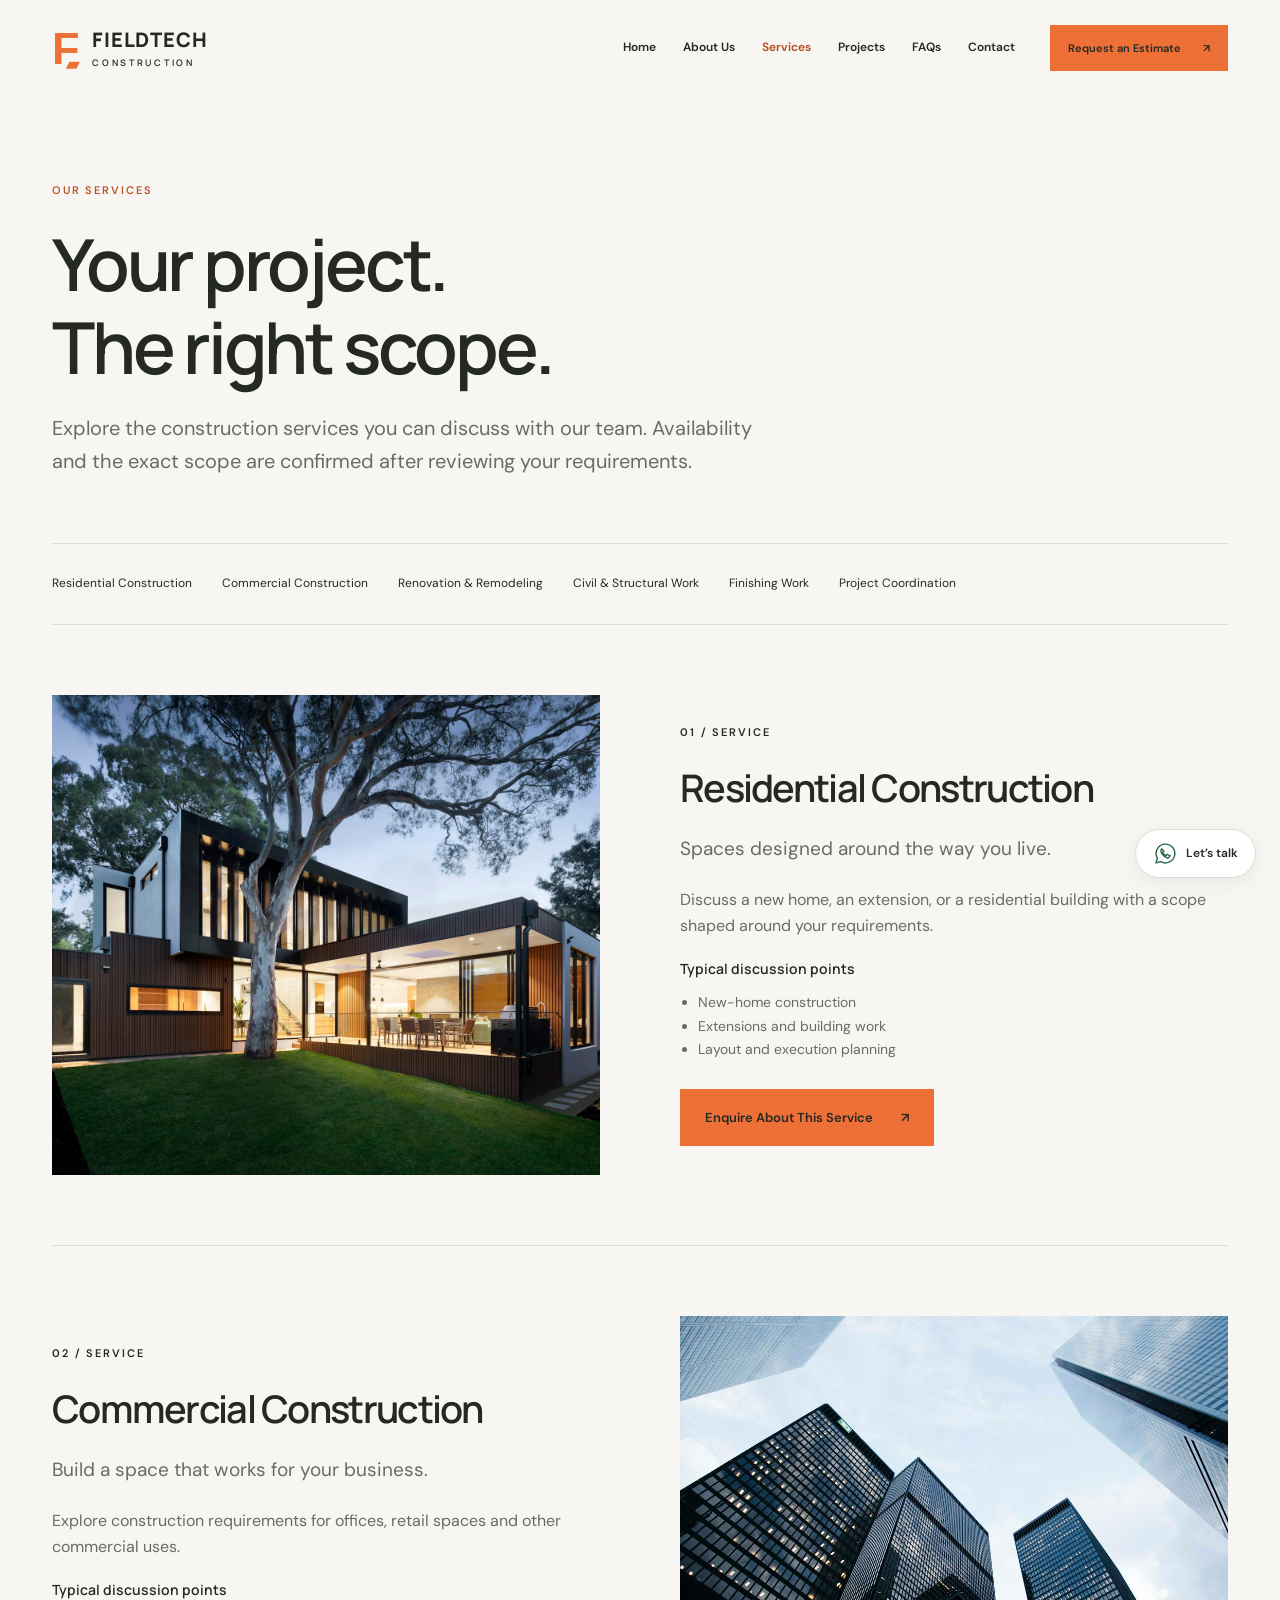
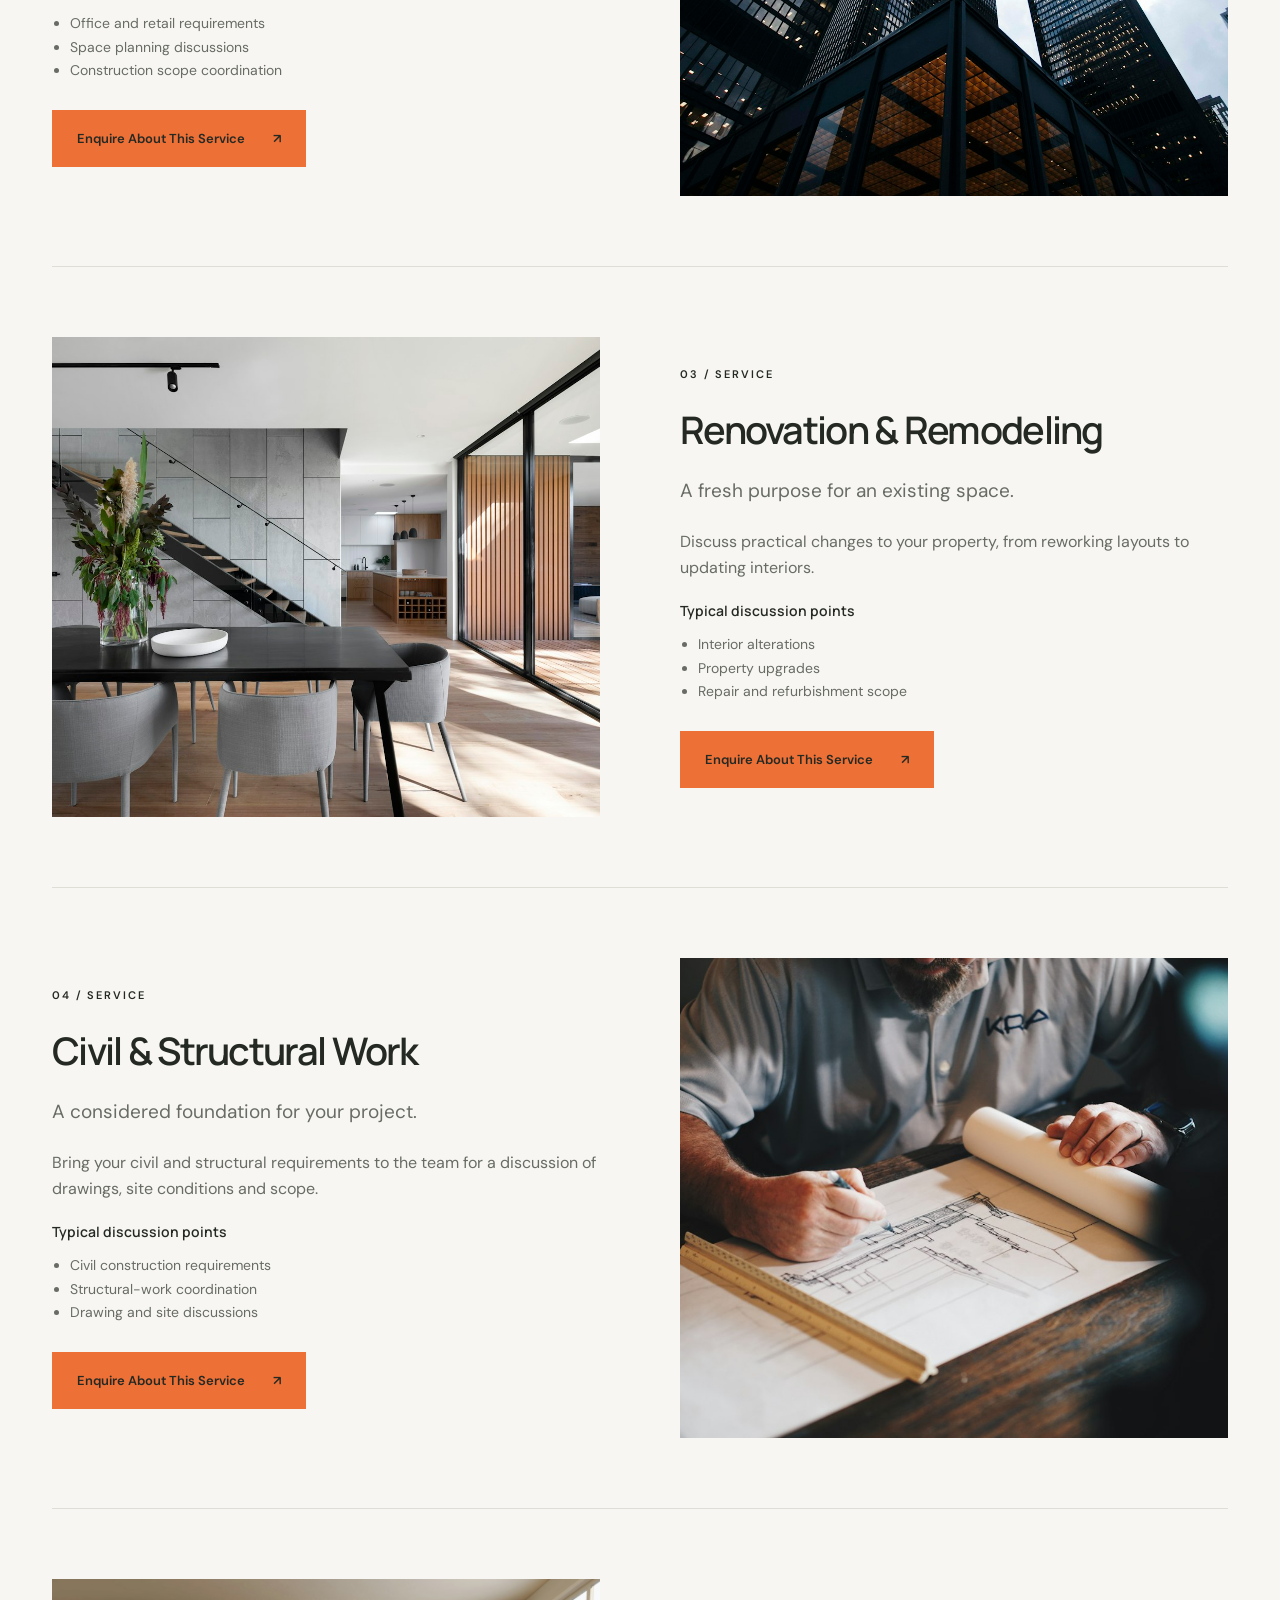
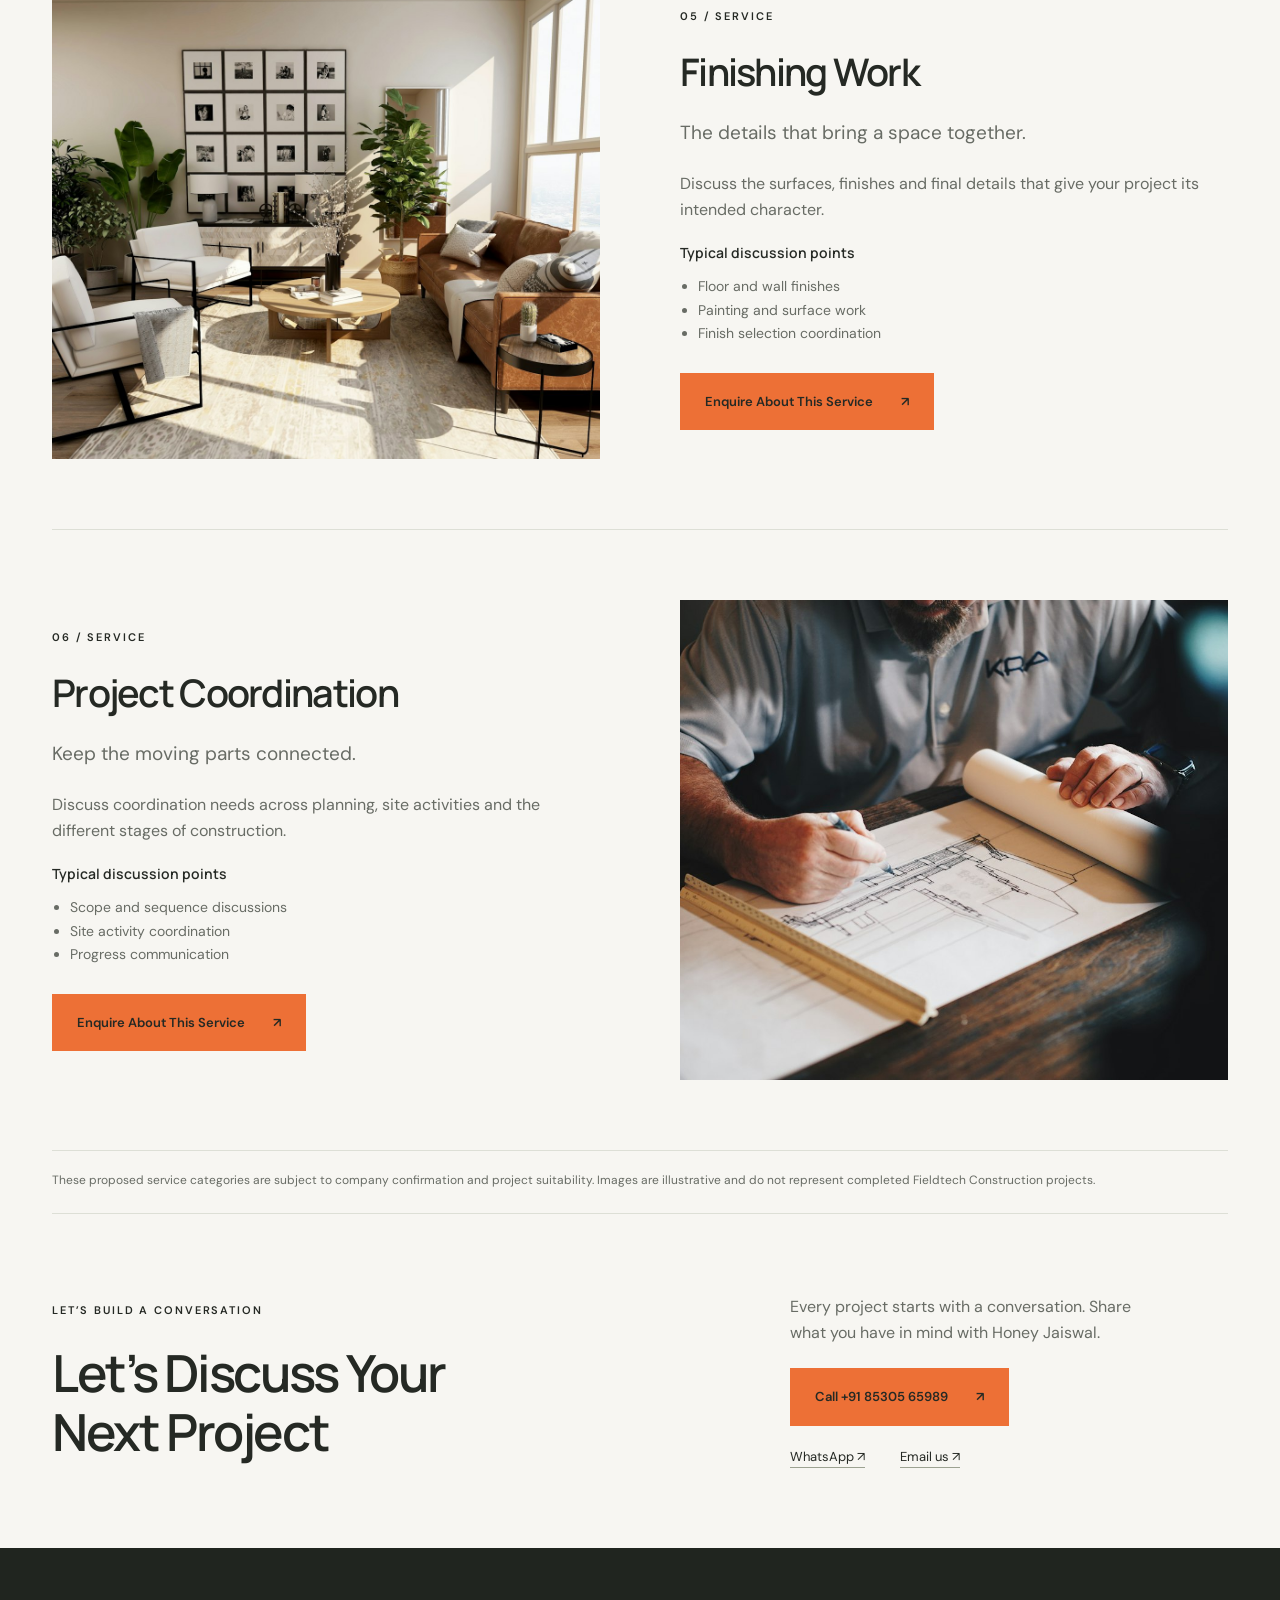
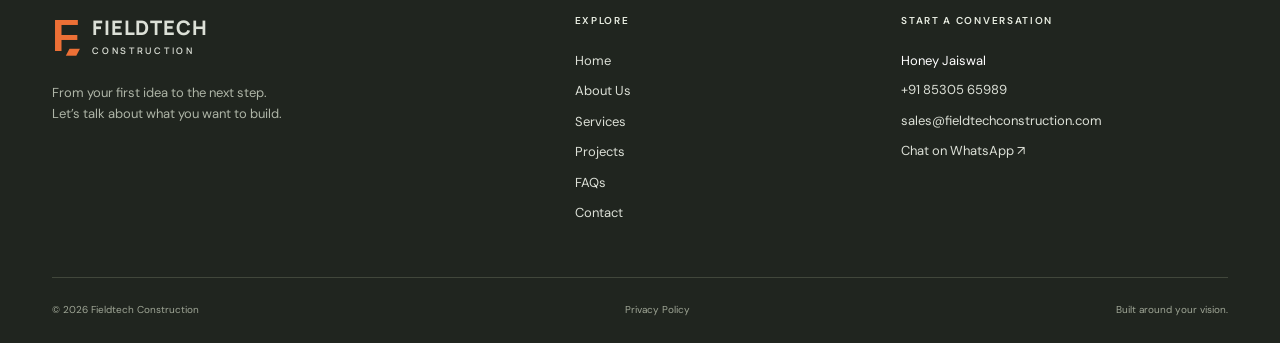
<file: services.html>
<!doctype html>
<html lang="en">
  <head>
    <meta charset="utf-8" />
    <meta name="viewport" content="width=device-width, initial-scale=1" />
    <title>Services | Fieldtech Construction</title>
    <meta
      name="description"
      content="Explore residential construction, commercial construction, renovation, civil work, finishing and project coordination requirements."
    />
    <meta name="theme-color" content="#252924" />
    <link rel="icon" href="assets/favicon.svg" />
    <link rel="stylesheet" href="assets/style.css" />
    <script src="assets/app.js" defer></script>
  </head>
  <body>
    <a class="skip" href="#main">Skip to content</a>
    <header id="header">
      <div class="header-inner wrap">
        <a
          class="brand"
          href="index.html"
          aria-label="Fieldtech Construction home"
          ><span class="brand-symbol" aria-hidden="true">F<span>▰</span></span
          ><span>FIELDTECH<small>CONSTRUCTION</small></span></a
        ><button
          class="menu-toggle"
          aria-expanded="false"
          aria-controls="navigation"
          aria-label="Open navigation"
        >
          <span></span><span></span>
        </button>
        <nav id="navigation" aria-label="Main navigation">
          <a href="index.html">Home</a><a href="about.html">About Us</a
          ><a href="services.html" aria-current="page">Services</a
          ><a href="projects.html">Projects</a><a href="faqs.html">FAQs</a
          ><a href="contact.html">Contact</a
          ><a class="button" href="contact.html"
            >Request an Estimate<span aria-hidden="true">↗</span></a
          >
        </nav>
      </div>
    </header>
    <main id="main">
      <section class="page-intro wrap">
        <p class="eyebrow">OUR SERVICES</p>
        <h1>Your project.<br />The right scope.</h1>
        <p class="lead">
          Explore the construction services you can discuss with our team.
          Availability and the exact scope are confirmed after reviewing your
          requirements.
        </p>
      </section>
      <div class="wrap service-tabs">
        <a href="#residential">Residential Construction</a
        ><a href="#commercial">Commercial Construction</a
        ><a href="#renovation">Renovation & Remodeling</a
        ><a href="#civil">Civil & Structural Work</a
        ><a href="#finishing">Finishing Work</a
        ><a href="#coordination">Project Coordination</a>
      </div>
      <div class="wrap service-details">
        <section class="service-detail" id="residential">
          <img
            class=""
            src="assets/residential.jpg"
            alt="Residential Construction illustrative stock photograph"
            loading="lazy"
            width="1800"
            height="1200"
          />
          <div>
            <p class="eyebrow">01 / SERVICE</p>
            <h2>Residential Construction</h2>
            <p class="lead">Spaces designed around the way you live.</p>
            <p>
              Discuss a new home, an extension, or a residential building with a
              scope shaped around your requirements.
            </p>
            <h3 class="scope-title">Typical discussion points</h3>
            <ul>
              <li>New-home construction</li>
              <li>Extensions and building work</li>
              <li>Layout and execution planning</li>
            </ul>
            <a
              class="button"
              href="contact.html?service=Residential%20Construction"
              >Enquire About This Service<span aria-hidden="true">↗</span></a
            >
          </div>
        </section>
        <section class="service-detail" id="commercial">
          <img
            class=""
            src="assets/commercial.jpg"
            alt="Commercial Construction illustrative stock photograph"
            loading="lazy"
            width="1800"
            height="1200"
          />
          <div>
            <p class="eyebrow">02 / SERVICE</p>
            <h2>Commercial Construction</h2>
            <p class="lead">Build a space that works for your business.</p>
            <p>
              Explore construction requirements for offices, retail spaces and
              other commercial uses.
            </p>
            <h3 class="scope-title">Typical discussion points</h3>
            <ul>
              <li>Office and retail requirements</li>
              <li>Space planning discussions</li>
              <li>Construction scope coordination</li>
            </ul>
            <a
              class="button"
              href="contact.html?service=Commercial%20Construction"
              >Enquire About This Service<span aria-hidden="true">↗</span></a
            >
          </div>
        </section>
        <section class="service-detail" id="renovation">
          <img
            class=""
            src="assets/renovation.jpg"
            alt="Renovation & Remodeling illustrative stock photograph"
            loading="lazy"
            width="1800"
            height="1200"
          />
          <div>
            <p class="eyebrow">03 / SERVICE</p>
            <h2>Renovation & Remodeling</h2>
            <p class="lead">A fresh purpose for an existing space.</p>
            <p>
              Discuss practical changes to your property, from reworking layouts
              to updating interiors.
            </p>
            <h3 class="scope-title">Typical discussion points</h3>
            <ul>
              <li>Interior alterations</li>
              <li>Property upgrades</li>
              <li>Repair and refurbishment scope</li>
            </ul>
            <a
              class="button"
              href="contact.html?service=Renovation%20%26%20Remodeling"
              >Enquire About This Service<span aria-hidden="true">↗</span></a
            >
          </div>
        </section>
        <section class="service-detail" id="civil">
          <img
            class=""
            src="assets/structural.jpg"
            alt="Civil & Structural Work illustrative stock photograph"
            loading="lazy"
            width="1800"
            height="1200"
          />
          <div>
            <p class="eyebrow">04 / SERVICE</p>
            <h2>Civil & Structural Work</h2>
            <p class="lead">A considered foundation for your project.</p>
            <p>
              Bring your civil and structural requirements to the team for a
              discussion of drawings, site conditions and scope.
            </p>
            <h3 class="scope-title">Typical discussion points</h3>
            <ul>
              <li>Civil construction requirements</li>
              <li>Structural-work coordination</li>
              <li>Drawing and site discussions</li>
            </ul>
            <a
              class="button"
              href="contact.html?service=Civil%20%26%20Structural%20Work"
              >Enquire About This Service<span aria-hidden="true">↗</span></a
            >
          </div>
        </section>
        <section class="service-detail" id="finishing">
          <img
            class=""
            src="assets/finishing.jpg"
            alt="Finishing Work illustrative stock photograph"
            loading="lazy"
            width="1800"
            height="1200"
          />
          <div>
            <p class="eyebrow">05 / SERVICE</p>
            <h2>Finishing Work</h2>
            <p class="lead">The details that bring a space together.</p>
            <p>
              Discuss the surfaces, finishes and final details that give your
              project its intended character.
            </p>
            <h3 class="scope-title">Typical discussion points</h3>
            <ul>
              <li>Floor and wall finishes</li>
              <li>Painting and surface work</li>
              <li>Finish selection coordination</li>
            </ul>
            <a class="button" href="contact.html?service=Finishing%20Work"
              >Enquire About This Service<span aria-hidden="true">↗</span></a
            >
          </div>
        </section>
        <section class="service-detail" id="coordination">
          <img
            class=""
            src="assets/structural.jpg"
            alt="Project Coordination illustrative stock photograph"
            loading="lazy"
            width="1800"
            height="1200"
          />
          <div>
            <p class="eyebrow">06 / SERVICE</p>
            <h2>Project Coordination</h2>
            <p class="lead">Keep the moving parts connected.</p>
            <p>
              Discuss coordination needs across planning, site activities and
              the different stages of construction.
            </p>
            <h3 class="scope-title">Typical discussion points</h3>
            <ul>
              <li>Scope and sequence discussions</li>
              <li>Site activity coordination</li>
              <li>Progress communication</li>
            </ul>
            <a class="button" href="contact.html?service=Project%20Coordination"
              >Enquire About This Service<span aria-hidden="true">↗</span></a
            >
          </div>
        </section>
      </div>
      <p class="wrap note">
        These proposed service categories are subject to company confirmation
        and project suitability. Images are illustrative and do not represent
        completed Fieldtech Construction projects.
      </p>
      <section class="cta wrap">
        <div>
          <p class="eyebrow">LET’S BUILD A CONVERSATION</p>
          <h2>Let’s Discuss Your<br />Next Project</h2>
        </div>
        <div>
          <p>
            Every project starts with a conversation. Share what you have in
            mind with Honey Jaiswal.
          </p>
          <a class="button" href="tel:+918530565989"
            >Call +91 85305 65989<span aria-hidden="true">↗</span></a
          >
          <div class="text-links">
            <a href="https://wa.me/918530565989">WhatsApp ↗</a
            ><a href="mailto:sales@fieldtechconstruction.com">Email us ↗</a>
          </div>
        </div>
      </section>
    </main>
    <footer>
      <div class="wrap footer-grid">
        <div>
          <a class="brand" href="index.html"
            ><span class="brand-symbol" aria-hidden="true">F<span>▰</span></span
            ><span>FIELDTECH<small>CONSTRUCTION</small></span></a
          >
          <p>
            From your first idea to the next step.<br />Let’s talk about what
            you want to build.
          </p>
        </div>
        <div>
          <p class="eyebrow">EXPLORE</p>
          <a href="index.html">Home</a><a href="about.html">About Us</a
          ><a href="services.html">Services</a
          ><a href="projects.html">Projects</a><a href="faqs.html">FAQs</a
          ><a href="contact.html">Contact</a>
        </div>
        <div>
          <p class="eyebrow">START A CONVERSATION</p>
          <p>Honey Jaiswal</p>
          <a href="tel:+918530565989">+91 85305 65989</a
          ><a href="mailto:sales@fieldtechconstruction.com"
            >sales@fieldtechconstruction.com</a
          ><a href="https://wa.me/918530565989">Chat on WhatsApp ↗</a>
        </div>
      </div>
      <div class="wrap footer-bottom">
        <span>© 2026 Fieldtech Construction</span
        ><a href="privacy.html">Privacy Policy</a
        ><span>Built around your vision.</span>
      </div>
    </footer>
    <a
      class="whatsapp"
      href="https://wa.me/918530565989"
      aria-label="Discuss your project on WhatsApp"
      ><svg viewBox="0 0 32 32" aria-hidden="true">
        <path d="M16 4a12 12 0 0 0-10.4 18L4 28l6-1.6A12 12 0 1 0 16 4Z" />
        <path d="M11 10c-3 4 3 11 8 12l3-3-4-2-2 2-4-4 2-2Z" /></svg
      ><span>Let’s talk</span></a
    >
  </body>
</html>
</file>
<file: assets/style.css>
@font-face{font-family:'DM Sans';font-style:normal;font-weight:400;font-display:swap;src:url('dm-sans-400.ttf') format('truetype')}
@font-face{font-family:'DM Sans';font-style:normal;font-weight:600 700;font-display:swap;src:url('dm-sans-600.ttf') format('truetype')}
@font-face{font-family:'Manrope';font-style:normal;font-weight:400 750;font-display:swap;src:url('manrope-600.ttf') format('truetype')}
@font-face{font-family:'Manrope';font-style:normal;font-weight:800;font-display:swap;src:url('manrope-800.ttf') format('truetype')}
:root{--ink:#252924;--paper:#f7f6f2;--orange:#ed7036;--muted:#686c65;--line:#dddfd6}*{box-sizing:border-box}html{scroll-behavior:smooth;scroll-padding-top:110px}body{margin:0;background:var(--paper);color:var(--ink);font-family:'DM Sans',sans-serif;font-size:16px;line-height:1.65}a{color:inherit;text-decoration:none}button,input,select,textarea{font:inherit}button,a,input,select,textarea{-webkit-tap-highlight-color:transparent}a:focus-visible,button:focus-visible,input:focus-visible,select:focus-visible,textarea:focus-visible,summary:focus-visible{outline:3px solid var(--orange);outline-offset:5px}h1,h2,h3{font-family:Manrope,sans-serif;line-height:1.15;letter-spacing:-.045em;margin:0 0 24px}h1{font-size:clamp(45px,5.6vw,82px);font-weight:650}h2{font-size:clamp(30px,3vw,44px);font-weight:650}h3{font-size:22px;font-weight:650;letter-spacing:-.025em}p{margin:0 0 22px}img{display:block;max-width:100%;object-fit:cover;height:auto}.wrap{width:min(1280px,calc(100% - 104px));margin-inline:auto}.eyebrow{font-size:11px;letter-spacing:.17em;font-weight:700;margin-bottom:24px}.lead{font-size:20px;color:var(--muted);max-width:700px}.button{display:inline-flex;align-items:center;justify-content:space-between;gap:28px;background:var(--orange);padding:17px 24px;color:var(--ink);font-size:13px;font-weight:650;border:1px solid var(--orange);cursor:pointer;transition:background .2s}.button:hover{background:#f68b57;border-color:#f68b57}.button.secondary{background:transparent;border-color:currentColor;color:inherit}.button.secondary:hover{background:#ffffff12}.buttons{display:flex;gap:14px;flex-wrap:wrap}.inline-link{display:inline-block;font-size:14px;font-weight:650;border-bottom:1px solid var(--ink);padding-bottom:10px}.inline-link span{margin-left:50px}header{position:sticky;top:0;z-index:50;background:var(--paper);transition:box-shadow .2s}header.scrolled{box-shadow:0 3px 18px #0000000d;background:#faf9f5}.header-inner{display:flex;align-items:center;justify-content:space-between;height:96px}.brand{display:inline-flex;gap:12px;align-items:center;font-family:Manrope,sans-serif;font-weight:800;letter-spacing:.04em;font-size:20px;line-height:1.25}.brand small{display:block;font-size:9px;letter-spacing:.3em;font-weight:600;margin-top:5px}.brand-symbol{position:relative;font-size:45px;line-height:1;color:var(--orange);font-weight:800;font-family:Arial,sans-serif}.brand-symbol span{position:absolute;font-size:17px;left:14px;bottom:-2px}nav{display:flex;align-items:center;gap:27px}nav>a:not(.button){font-size:12px;font-weight:600;padding-block:12px}nav>a[aria-current=page]{color:#b34b1c}nav .button{margin-left:8px;padding:13px 17px;font-size:11px;gap:22px}.menu-toggle{display:none}.skip{position:fixed;top:-100px;left:16px;padding:12px;background:#fff;z-index:100}.skip:focus{top:10px}.hero{min-height:710px;height:calc(100svh - 96px);max-height:900px;position:relative;color:#fff;display:flex;align-items:center;overflow:hidden}.hero-image{position:absolute;inset:0;width:100%;height:100%;object-position:center 58%}.hero-shade{position:absolute;inset:0;background:linear-gradient(90deg,#111c1be8 0%,#12201c98 43%,#17201b24 100%),linear-gradient(0deg,#12201c70,transparent 30%)}.hero-content{position:relative;padding-bottom:45px}.hero-content .eyebrow:before{content:'';display:inline-block;background:var(--orange);width:28px;height:2px;vertical-align:middle;margin-right:12px}.hero h1{max-width:790px;font-size:clamp(56px,6.3vw,90px);line-height:1.08;margin-bottom:28px}.hero h1 em{font-style:normal;color:#f4824e}.hero-content>p:not(.eyebrow){max-width:460px;color:#e0e5dc;font-size:15px;line-height:1.8;margin-bottom:30px}.hero-bottom{position:absolute;bottom:28px;left:0;right:0;display:flex;justify-content:space-between;font-size:9px;letter-spacing:.14em}.intro-grid{display:grid;grid-template-columns:1fr 3fr;gap:55px;padding-block:110px}.intro-copy{display:grid;grid-template-columns:1.7fr 1fr;gap:65px;align-items:start;color:var(--muted)}.intro-copy .inline-link{color:var(--ink);justify-self:end;white-space:nowrap}.services-home{padding-bottom:105px}.section-heading{display:flex;align-items:end;justify-content:space-between;gap:30px;margin-bottom:40px}.section-heading h2{margin-bottom:0}.section-heading .inline-link{white-space:nowrap}.service-showcase{display:grid;grid-template-columns:1fr 1fr;gap:65px}.feature-service{position:relative;min-height:470px;overflow:hidden;color:white}.feature-service img{height:100%;width:100%;position:absolute;transition:transform .5s}.feature-service:hover img{transform:scale(1.025)}.feature-service:after{content:'';position:absolute;inset:0;background:linear-gradient(transparent 30%,#111c1ad4)}.feature-service>div{position:absolute;z-index:1;bottom:26px;left:30px;right:30px}.feature-service span{font-size:10px;letter-spacing:.14em}.feature-service h3{font-size:28px;margin:12px 0 0}.service-list>a{display:flex;align-items:center;gap:22px;padding:20px 0;border-bottom:1px solid var(--line)}.service-list>a:first-child{padding-top:0}.service-number{font-size:11px;color:#6c7362}.service-list h3{font-size:21px;margin:0 0 6px}.service-list p{font-size:13px;color:var(--muted);margin:0}.arrow{margin-left:auto;color:var(--orange)}.note{font-size:12px;color:var(--muted);margin-top:20px}.approach{background:var(--ink);color:#f4f3eb;padding-block:95px}.approach-grid{display:grid;grid-template-columns:1fr 1fr;gap:100px}.approach .eyebrow{color:#eda377}.approach-grid>div>p:not(.eyebrow){color:#b9beb4;max-width:370px}.principles article{display:flex;gap:30px;padding:22px 0;border-bottom:1px solid #4b5048}.principles article:first-child{padding-top:0}.principles article>span{color:#cf9d7d;font-size:12px}.principles h3{font-size:22px;margin-bottom:10px}.principles p{color:#b9beb4;font-size:14px;margin:0}.project-preview{padding-block:105px;display:grid;grid-template-columns:1fr 1.25fr;gap:100px;align-items:center}.project-preview p:not(.eyebrow){color:var(--muted);max-width:380px}.project-placeholder{background-color:#eeeFE8;background-image:linear-gradient(#dfe2d745 1px,transparent 1px),linear-gradient(90deg,#dfe2d745 1px,transparent 1px);background-size:35px 35px;height:400px;display:flex;flex-direction:column;align-items:center;justify-content:center;border:1px solid #dfe2d7}.line-house{font-size:120px;line-height:1;color:#929a89;font-family:serif;font-weight:400}.project-placeholder p{font-size:10px;letter-spacing:.17em;margin:20px 0 8px}.project-placeholder>span:last-child{font-size:13px;color:var(--muted)}.journey{border-top:1px solid var(--line);padding-block:80px 100px}.journey ol{list-style:none;padding:0;display:grid;grid-template-columns:repeat(5,1fr);gap:30px;margin:50px 0 0}.journey li{position:relative;border-top:1px solid #b9bfb0;padding-top:25px}.journey li>span{font-size:11px;color:var(--orange)}.journey h3{font-size:17px;margin:18px 0 12px;letter-spacing:-.02em}.journey p{font-size:13px;color:var(--muted)}.cta{border-top:1px solid var(--line);padding-block:80px;display:grid;grid-template-columns:1.5fr 1fr;gap:80px;align-items:center}.cta h2{font-size:clamp(35px,4vw,55px);margin-bottom:0}.cta>div>p:not(.eyebrow){color:var(--muted);max-width:370px}.text-links{display:flex;gap:35px;font-size:13px;margin-top:20px}.text-links a{border-bottom:1px solid #9ca291}footer{background:#20251f;color:#dce0d7;padding-top:65px}.footer-grid{display:grid;grid-template-columns:1.4fr .8fr 1fr;gap:65px}.footer-grid p{font-size:13px;color:#aeb5a7;margin-top:22px}.footer-grid .eyebrow{font-size:10px;color:#e9eee3;margin:0 0 20px}.footer-grid>div>a:not(.brand){display:block;font-size:13px;margin-bottom:9px;overflow-wrap:anywhere}.footer-grid>div:nth-child(3)>p:not(.eyebrow){margin:0 0 8px;color:white}.footer-bottom{border-top:1px solid #41473b;margin-top:45px;padding-block:24px;display:flex;justify-content:space-between;gap:20px;font-size:10px;color:#9fa696}.whatsapp{position:fixed;bottom:22px;right:24px;display:flex;align-items:center;gap:8px;padding:11px 17px;background:#fff;border:1px solid #d6dfd0;box-shadow:0 4px 20px #0001;border-radius:50px;z-index:40;font-size:12px;font-weight:600}.whatsapp svg{width:25px;height:25px;fill:none;stroke:#2b6649;stroke-width:1.8}.page-intro{padding-block:85px 65px;border-bottom:1px solid var(--line)}.page-intro .eyebrow{color:#bd552c}.page-intro h1{max-width:1050px}.page-intro .lead{margin-bottom:0}.editorial{padding-block:80px;display:grid;grid-template-columns:1fr 1fr;gap:80px;align-items:center}.editorial img{width:100%;height:550px}.editorial p:not(.eyebrow){color:var(--muted)}.about-values{display:grid;grid-template-columns:repeat(3,1fr);gap:45px;padding-bottom:85px}.about-values article{border-top:1px solid var(--line);padding-top:25px}.about-values h2{font-size:27px}.about-values p:not(.eyebrow){color:var(--muted);font-size:15px}.service-tabs{display:flex;flex-wrap:wrap;gap:15px 30px;padding-block:30px;font-size:12px;border-bottom:1px solid var(--line)}.service-tabs a:hover{color:#b94f24}.service-detail{display:grid;grid-template-columns:1fr 1fr;gap:80px;padding-block:70px;border-bottom:1px solid var(--line);align-items:center}.service-detail:nth-child(even)>img{order:2}.service-detail img{width:100%;height:480px}.service-detail h2{font-size:38px}.service-detail p:not(.eyebrow){color:var(--muted)}.service-detail .lead{font-size:19px}.scope-title{font-size:14px;letter-spacing:0;margin-bottom:10px}.service-detail ul{padding-left:18px;font-size:14px;color:var(--muted);margin-bottom:28px}.filters{display:flex;gap:12px;flex-wrap:wrap;padding-block:35px}.filter{border:1px solid var(--line);padding:10px 22px;background:transparent;cursor:pointer;font-size:13px}.filter.active{background:var(--ink);color:#fff;border-color:var(--ink)}.empty-state{padding:65px 25px 80px;border:1px solid var(--line);text-align:center;margin-bottom:80px;background:linear-gradient(120deg,#edf0e6,#f6f5ef)}.empty-state h2{font-size:32px}.empty-state p:not(.eyebrow){max-width:550px;margin:0 auto 28px;color:var(--muted)}.blueprint{font-family:serif;font-size:85px;color:#828c79;line-height:1;margin-bottom:25px}.faq-layout{display:grid;grid-template-columns:1fr 2fr;gap:90px;padding-block:70px 90px}.faq-layout aside h2{font-size:28px}.faq-layout aside p:not(.eyebrow){color:var(--muted)}details{border-bottom:1px solid var(--line)}details:first-child{border-top:1px solid var(--line)}summary{list-style:none;display:flex;justify-content:space-between;gap:25px;font-weight:600;padding:24px 0;cursor:pointer;line-height:1.4}summary::-webkit-details-marker{display:none}summary span{color:var(--orange);font-size:24px;font-weight:400;line-height:1}details[open] summary span{transform:rotate(45deg)}details>p{color:var(--muted);font-size:15px;padding-right:35px;margin-bottom:28px}.contact-layout{display:grid;grid-template-columns:1fr 1.4fr;gap:90px;padding-block:70px 100px}.contact-person h2{font-size:35px}.contact-person>p:not(.eyebrow){color:var(--muted)}.contact-method{padding:22px 0;border-top:1px solid var(--line)}.contact-method span{display:block;font-size:10px;letter-spacing:.15em;color:var(--muted);margin-bottom:8px}.contact-method a{font-size:16px;overflow-wrap:anywhere}.contact-person .button{margin-top:15px}.small{font-size:12px;color:var(--muted);margin-top:20px}.small a{text-decoration:underline}form{padding:35px;background:#efeee7}form h2{font-size:27px;margin-bottom:15px}.form-intro{font-size:13px;color:var(--muted)}.form-grid{display:grid;grid-template-columns:1fr 1fr;gap:20px}.field.full{grid-column:1/-1}.field label{display:block;font-size:12px;font-weight:600;margin-bottom:8px}.field label span{color:#b54418}.field label small{font-weight:400;color:var(--muted)}input,select,textarea{width:100%;min-width:0;border:1px solid #cdd1c4;background:#fcfcf9;border-radius:0;padding:12px;font-size:14px;color:var(--ink)}textarea{resize:vertical}input::placeholder,textarea::placeholder{color:#83887a;font-size:12px}.error{display:block;font-size:12px;color:#ae341c;margin-top:5px}.error:empty{display:none}[aria-invalid=true]{border-color:#ae341c}#form-status{margin-top:15px;font-size:13px}#form-status a{text-decoration:underline;font-weight:600}.policy{max-width:850px;padding-block:65px 90px}.policy h2{font-size:25px;margin:35px 0 18px}.policy p{color:var(--muted)}.policy a{text-decoration:underline}
@media(min-width:1550px){.wrap{width:min(1400px,calc(100% - 160px))}}@media(max-width:1100px){.wrap{width:calc(100% - 64px)}nav{gap:17px}nav .button{gap:10px}.brand{font-size:17px}.header-inner{height:84px}.hero{min-height:650px;height:calc(100svh - 84px)}.intro-grid{grid-template-columns:1fr 3fr;gap:30px}.service-showcase{gap:35px}.approach-grid,.project-preview,.editorial,.service-detail,.contact-layout{gap:50px}.service-list h3{font-size:18px}.service-detail h2{font-size:32px}.contact-layout{grid-template-columns:1fr 1.3fr}.footer-grid{gap:35px}}@media(max-width:850px){.header-inner{height:78px}.menu-toggle{display:block;background:transparent;border:0;width:40px;height:40px;padding:8px;cursor:pointer}.menu-toggle span{display:block;height:2px;background:var(--ink);margin:7px 0}nav{display:none;position:absolute;left:0;right:0;top:78px;padding:20px 32px 30px;background:var(--paper);box-shadow:0 8px 10px #0001;flex-direction:column;align-items:stretch;gap:6px}nav.open{display:flex}nav>a:not(.button){font-size:15px;border-bottom:1px solid var(--line);padding:12px 0}nav .button{margin:12px 0 0;font-size:13px}.hero{height:730px;min-height:0}.hero h1{font-size:65px}.hero-content{padding-bottom:30px}.hero-shade{background:linear-gradient(90deg,#142019db,#17251c6b)}.intro-grid{grid-template-columns:1fr;gap:8px;padding-block:75px}.intro-copy{gap:35px}.approach-grid{gap:40px}.project-preview{gap:45px}.project-placeholder{height:340px}.journey ol{gap:16px}.journey h3{font-size:14px}.journey p{font-size:12px}.cta{gap:40px}.footer-grid{grid-template-columns:1.2fr .7fr 1fr;gap:25px}.service-detail img{height:450px}.faq-layout{gap:40px;grid-template-columns:1fr 1.8fr}.contact-layout{grid-template-columns:1fr;gap:40px}.contact-person{max-width:600px}form{max-width:700px}.page-intro{padding-top:65px}.about-values{gap:25px}.about-values h2{font-size:23px}.editorial{gap:35px}.editorial img{height:480px}}
@media(max-width:600px){.wrap{width:calc(100% - 40px)}.brand{font-size:17px}.brand-symbol{font-size:39px}.hero{height:680px}.hero h1{font-size:clamp(43px,11vw,60px);letter-spacing:-.045em}.hero-content>p:not(.eyebrow){font-size:14px;max-width:340px}.hero-content{padding-top:10px;padding-bottom:50px}.hero-bottom{font-size:8px;bottom:26px}.hero-bottom>a{display:none}.hero .buttons{gap:10px}.hero .button{padding:14px 15px;font-size:12px;gap:16px}.hero-image{object-position:63% center}.eyebrow{font-size:10px;margin-bottom:20px}h1{font-size:43px}h2{font-size:31px}.intro-grid{padding-block:60px}.intro-copy{display:block}.intro-copy p{font-size:15px}.services-home{padding-bottom:60px}.section-heading{display:block;margin-bottom:30px}.section-heading .inline-link{margin-top:20px}.service-showcase{grid-template-columns:1fr;gap:28px}.feature-service{min-height:370px}.service-list>a{padding:20px 0}.service-list h3{font-size:18px}.service-list p{font-size:12px}.approach{padding-block:60px}.approach-grid{grid-template-columns:1fr;gap:40px}.principles article{gap:20px}.project-preview{grid-template-columns:1fr;padding-block:60px;gap:30px}.project-preview h2 br{display:none}.project-placeholder{height:300px}.journey{padding-block:55px}.journey ol{grid-template-columns:1fr;gap:18px;margin-top:30px}.journey li{display:grid;grid-template-columns:35px 1fr;padding-top:16px;column-gap:10px}.journey li>span{grid-row:1/3;padding-top:4px}.journey h3{font-size:18px;margin:0 0 8px}.journey p{font-size:13px;grid-column:2;margin:0}.cta{grid-template-columns:1fr;padding-block:55px;gap:25px}.cta h2{font-size:37px}.footer-grid{grid-template-columns:1fr 1fr;gap:35px 20px}.footer-grid>div:first-child{grid-column:1/-1}.footer-grid>div:last-child{grid-column:1/-1}.footer-bottom{flex-wrap:wrap;padding-bottom:85px;font-size:10px}.footer-bottom>span:last-child{display:none}.whatsapp{right:16px;bottom:16px;padding:11px}.whatsapp span{display:none}.page-intro{padding-block:50px 40px}.lead{font-size:17px}.editorial{grid-template-columns:1fr;padding-block:45px;gap:35px}.editorial img{height:330px}.about-values{grid-template-columns:1fr;padding-bottom:45px;gap:20px}.about-values h2{font-size:27px}.service-tabs{gap:12px 22px;padding-block:25px}.service-detail{grid-template-columns:1fr;gap:30px;padding-block:40px}.service-detail:nth-child(even)>img{order:0}.service-detail img{height:300px}.service-detail h2{font-size:31px}.service-detail .button{font-size:12px;padding:15px 18px}.filters{gap:8px;padding-block:25px}.filter{padding:8px 15px;font-size:12px}.empty-state{padding:45px 20px 55px;margin-bottom:45px}.empty-state h2{font-size:27px}.faq-layout{grid-template-columns:1fr;padding-block:45px;gap:35px}summary{font-size:15px;padding-block:21px}details>p{font-size:14px;padding-right:0}.contact-layout{padding-block:45px 60px;gap:35px}form{padding:25px 20px}.form-grid{grid-template-columns:1fr;gap:18px}.field.full{grid-column:auto}form h2{font-size:24px}.policy{padding-block:40px 60px}.policy h2{font-size:24px}}
@media(prefers-reduced-motion:reduce){html{scroll-behavior:auto}*,*:before,*:after{transition:none!important;animation:none!important}}
[hidden]{display:none!important}.project-gallery{display:grid;grid-template-columns:repeat(2,1fr);gap:35px;padding-bottom:65px}.project-entry{border-bottom:1px solid var(--line);padding-bottom:30px}.project-entry h2{font-size:27px;margin:20px 0 15px}.project-entry p{font-size:14px;color:var(--muted)}.project-entry figure{margin:0}.project-entry img{width:100%;height:320px;object-fit:cover}.project-entry figcaption{font-size:12px;padding-top:8px;color:var(--muted)}.project-photos{display:grid;gap:16px}.project-pair{display:grid;grid-template-columns:1fr 1fr;gap:16px;margin-top:20px}.project-pair img{height:200px}@media(max-width:600px){.project-gallery{grid-template-columns:1fr}.project-entry img{height:260px}.project-pair img{height:160px}}
</file>
